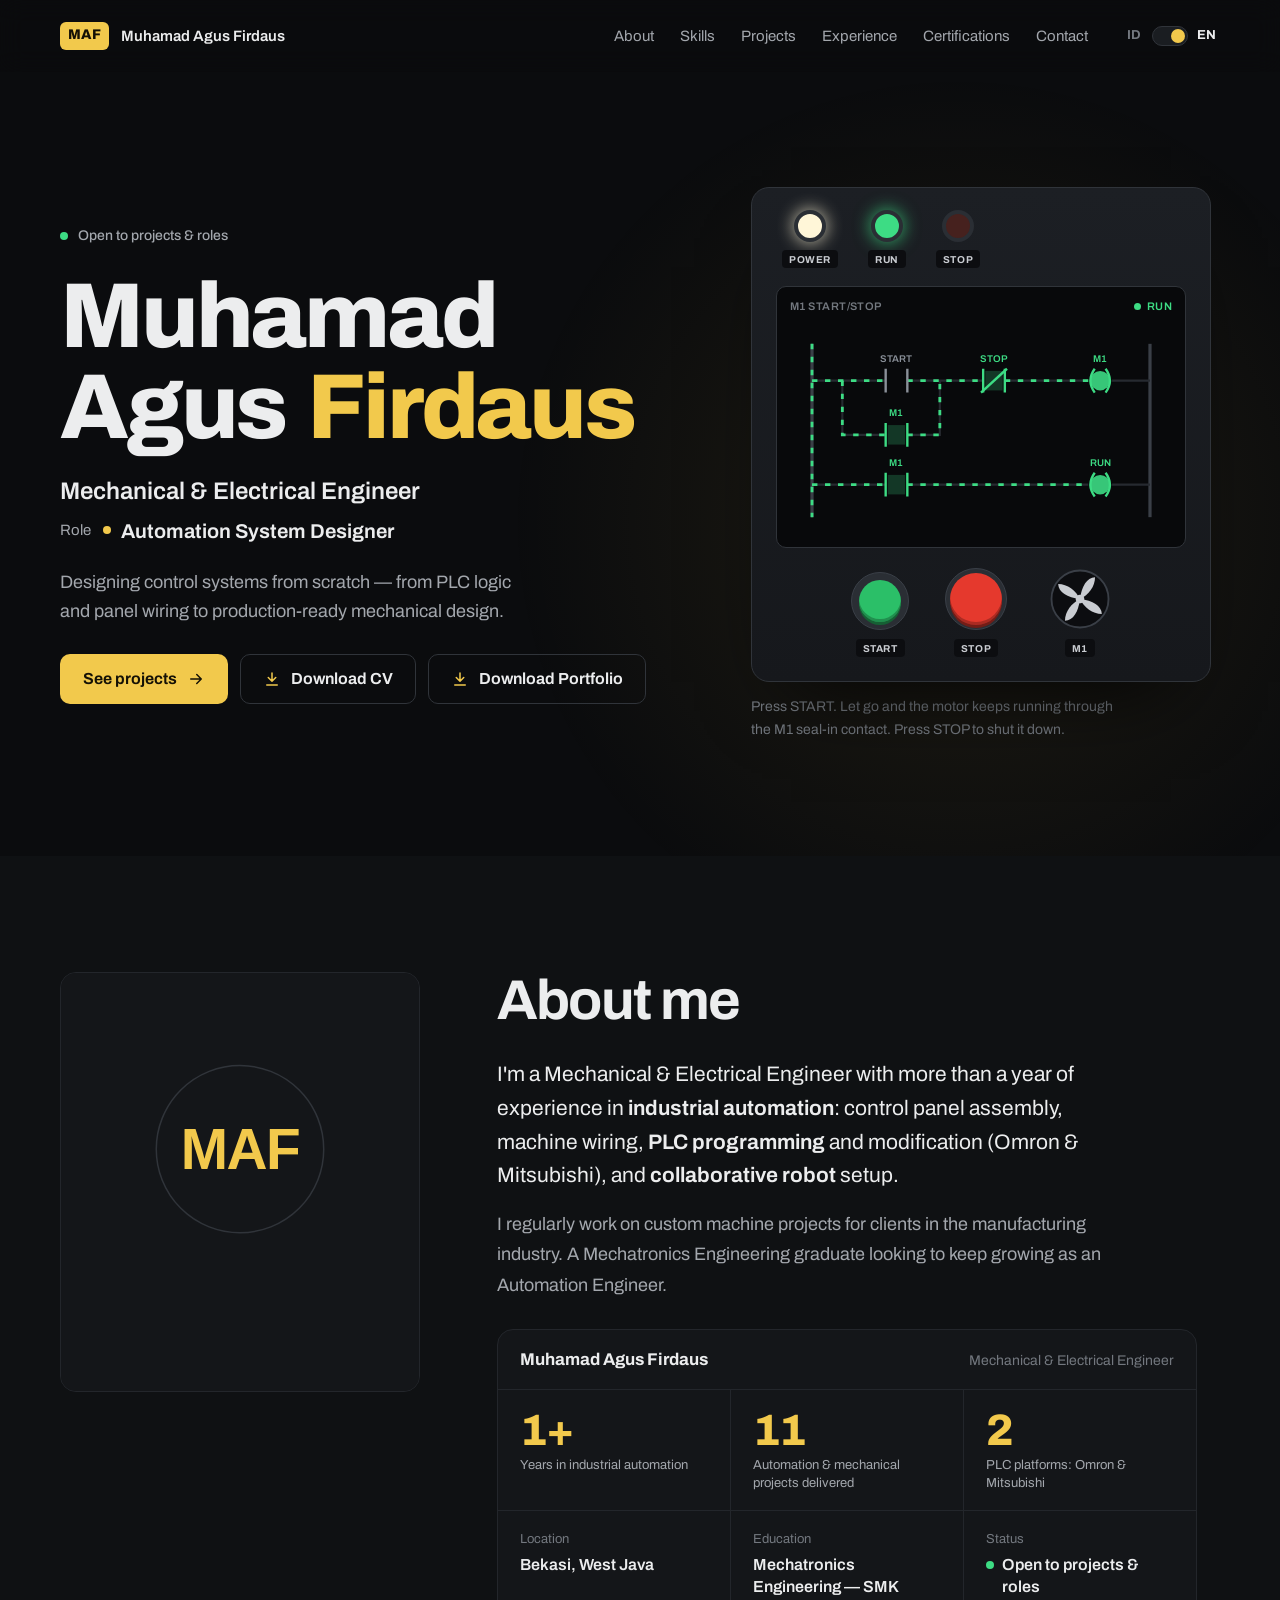
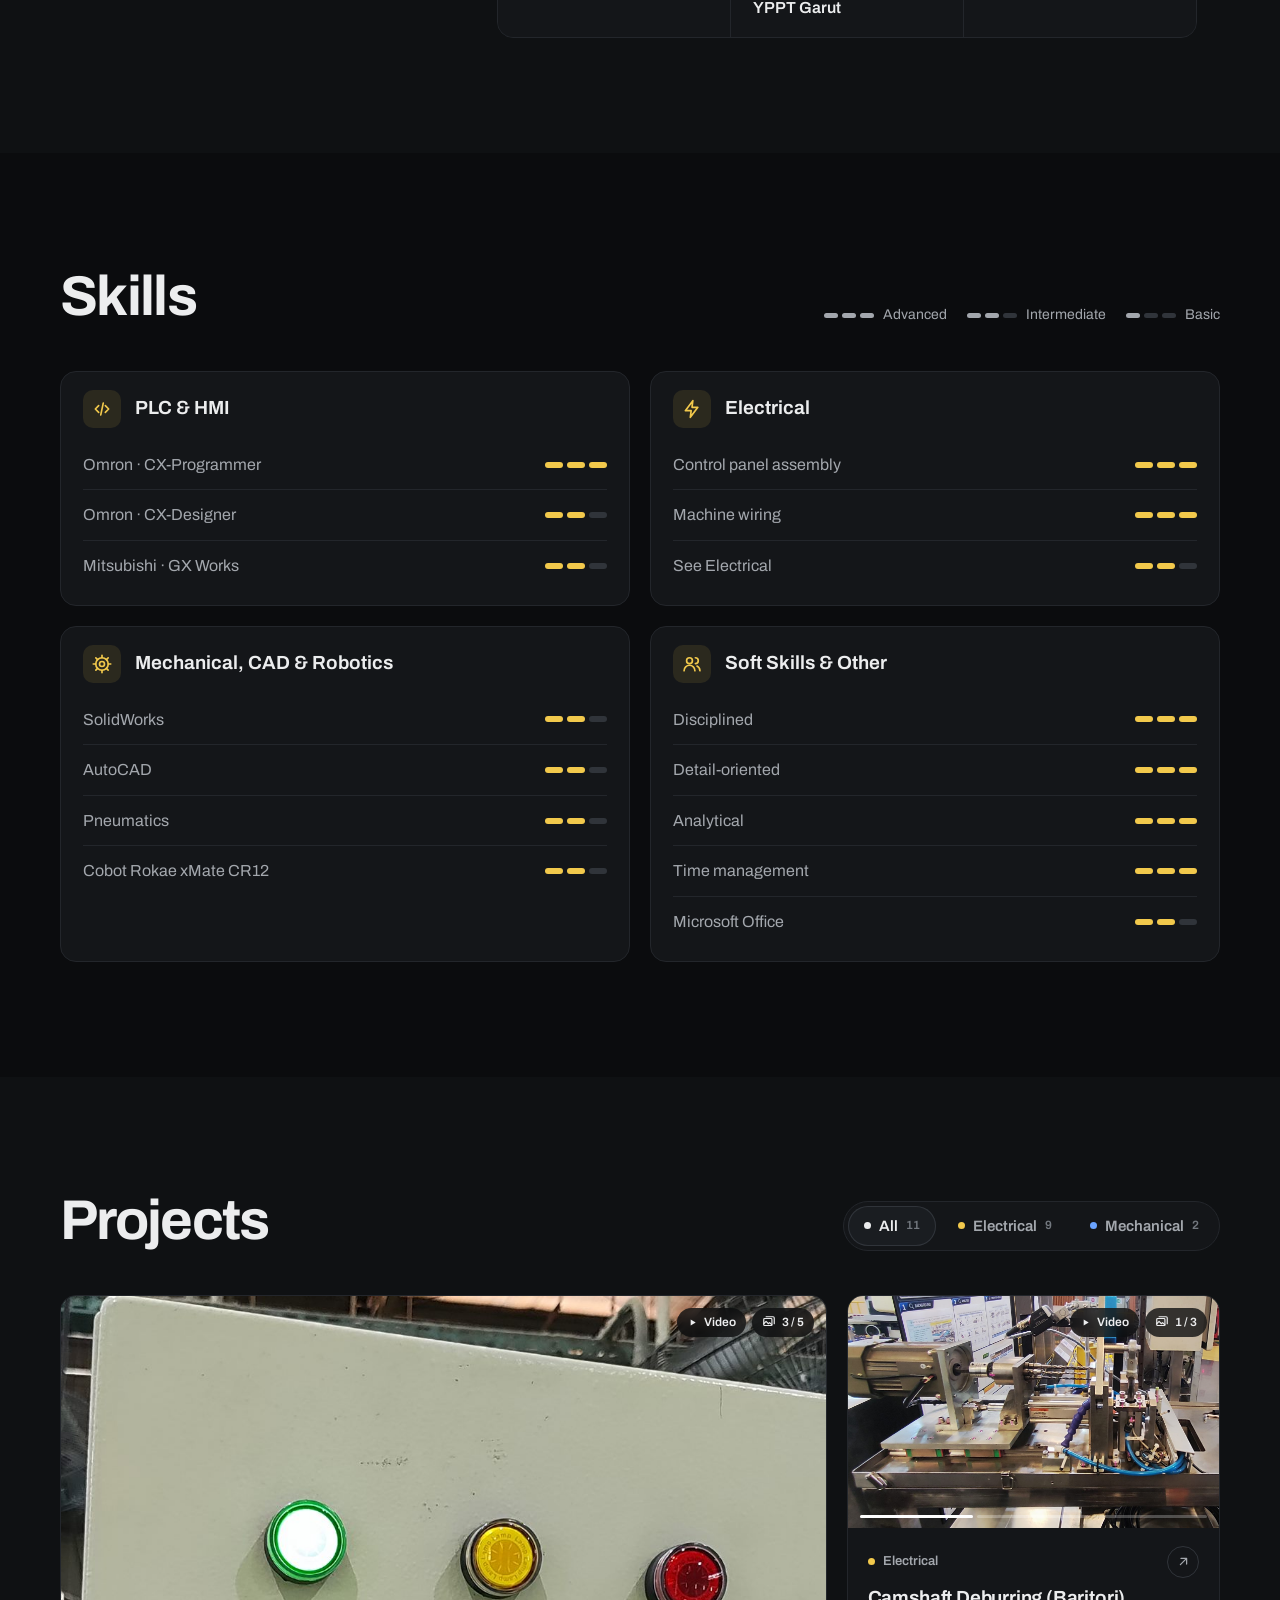
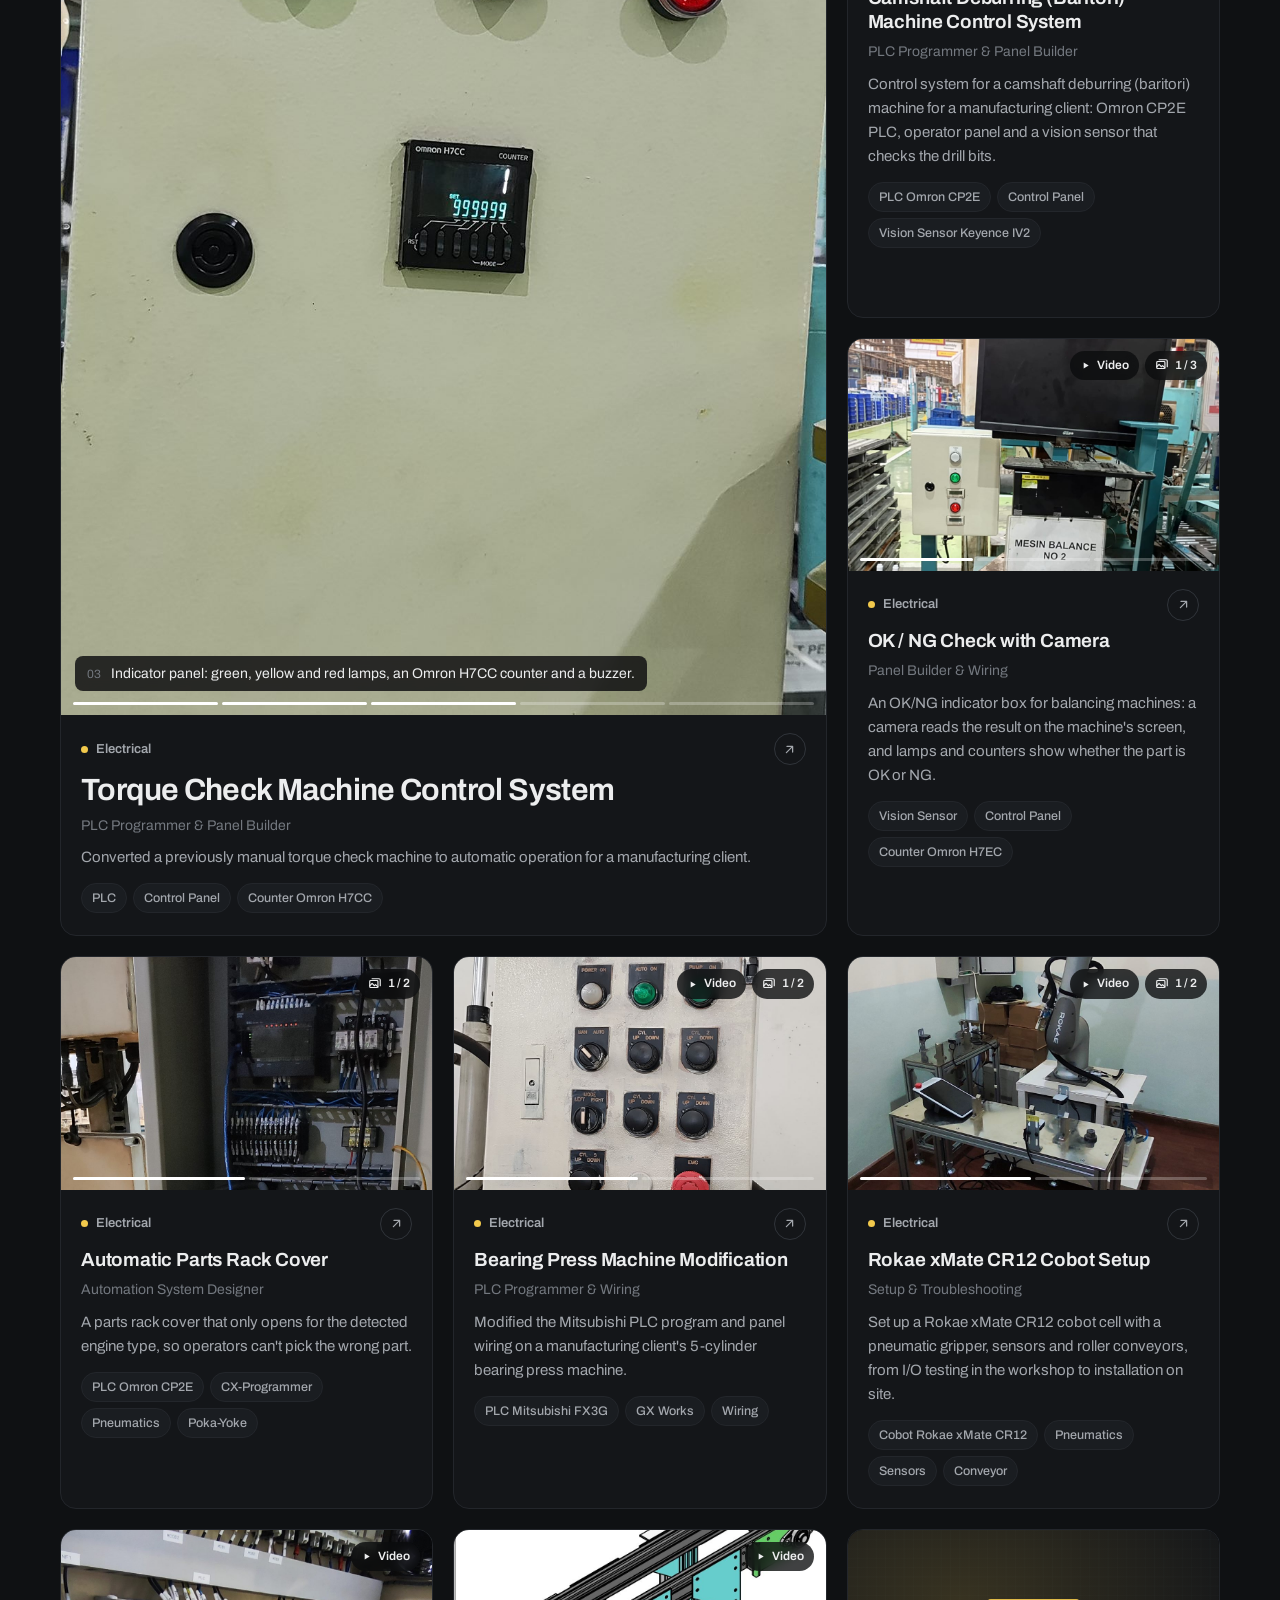
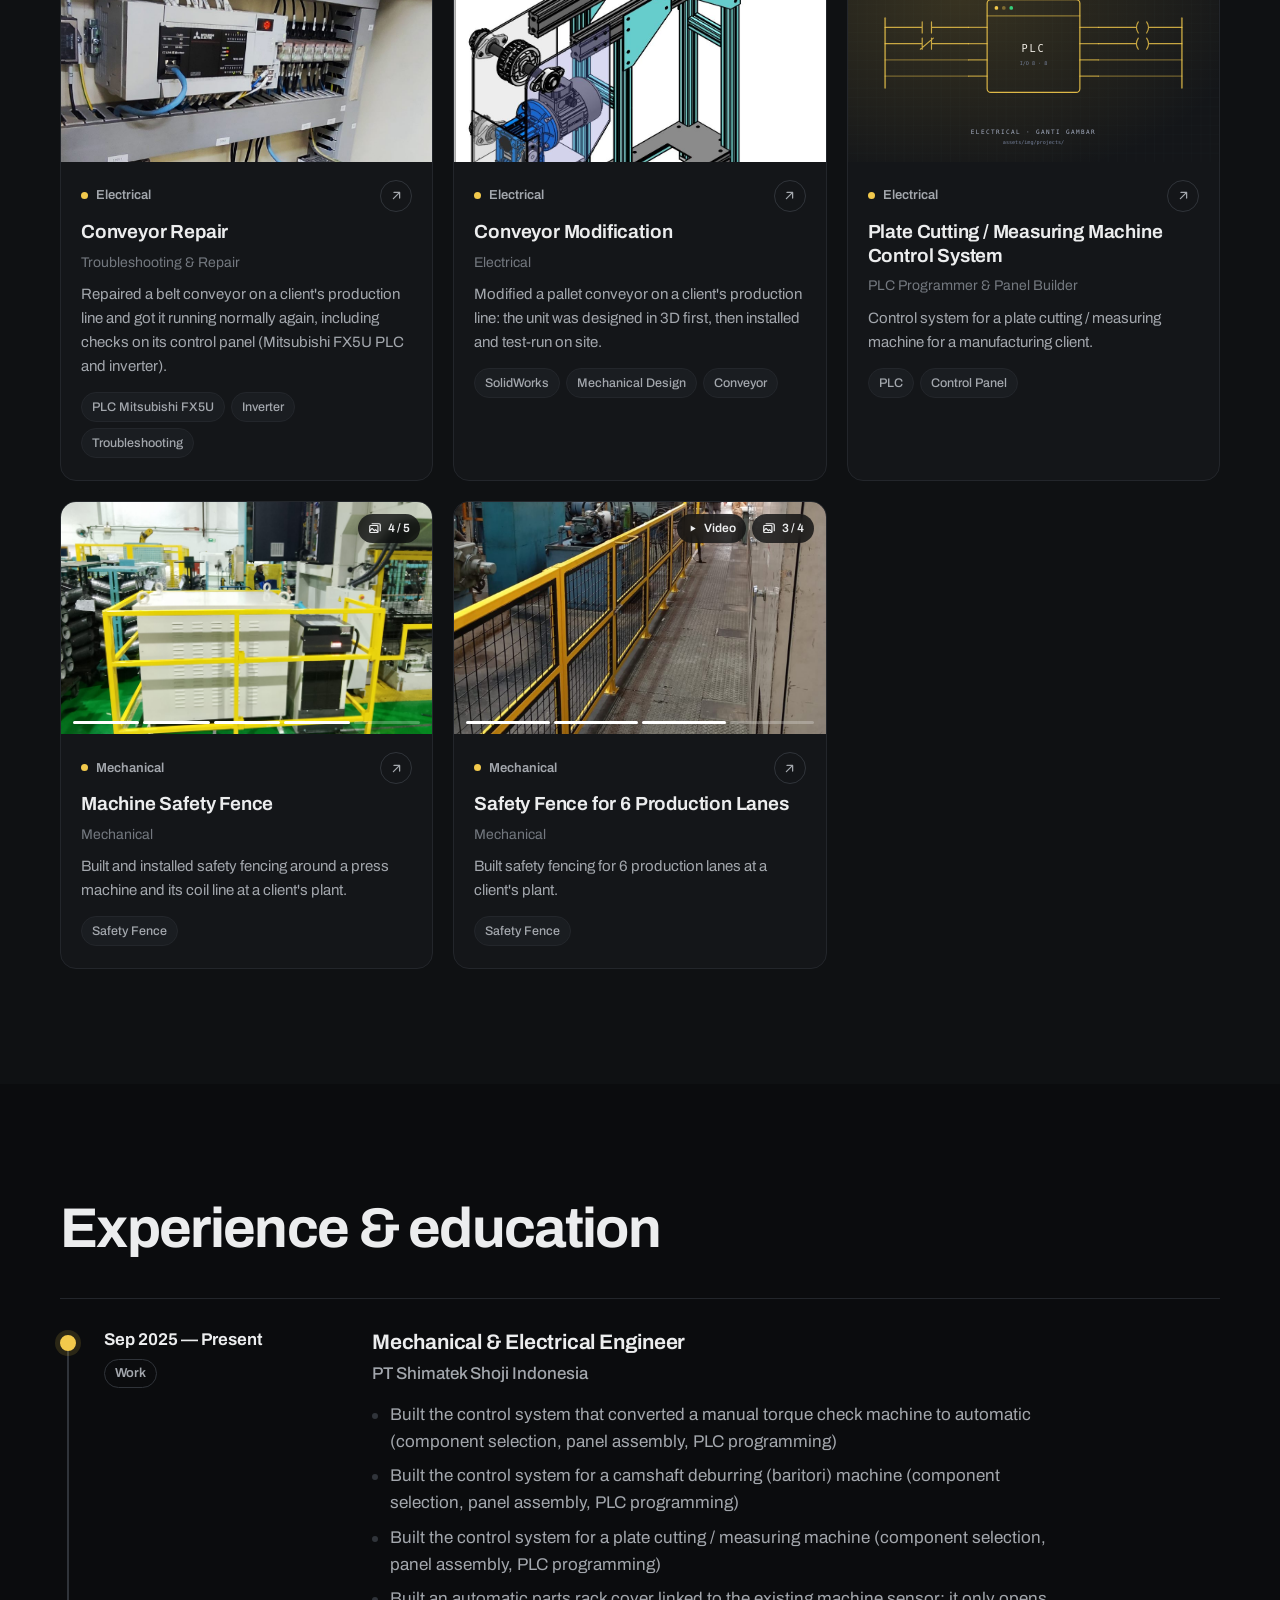
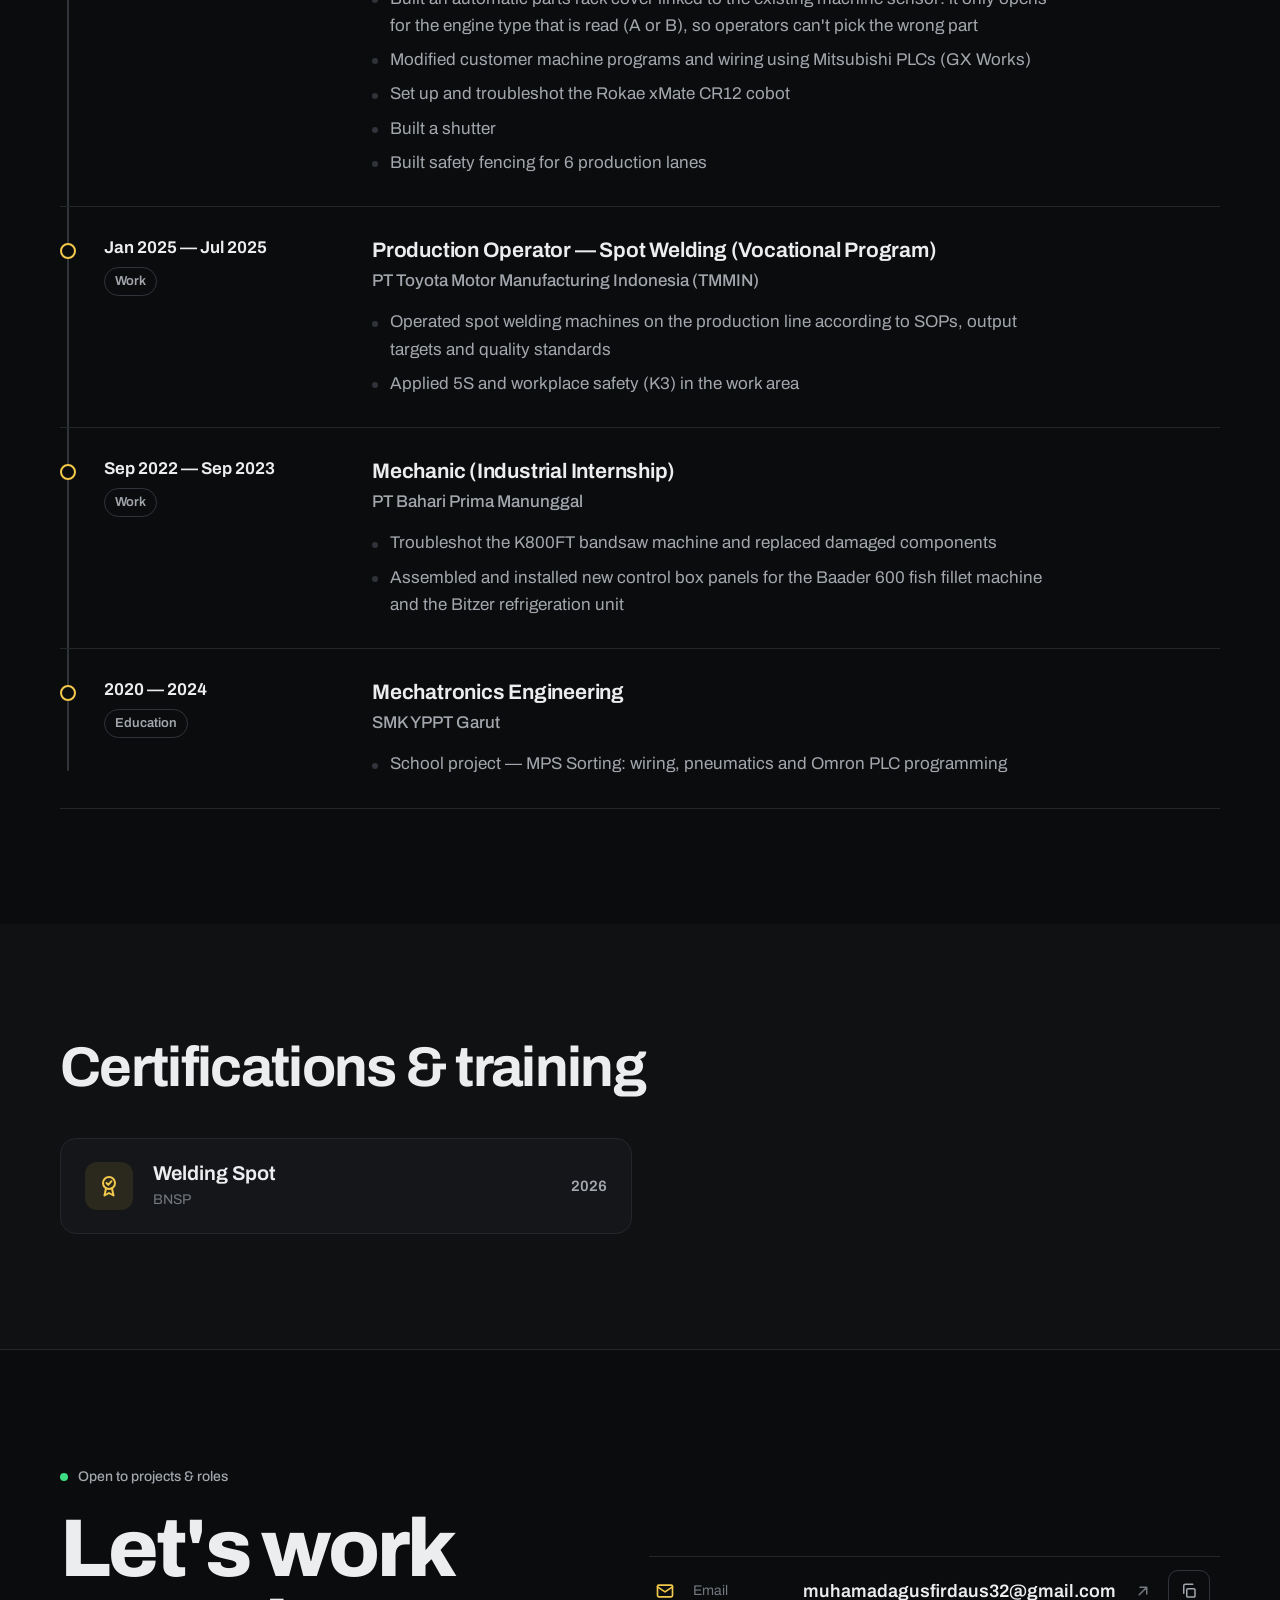
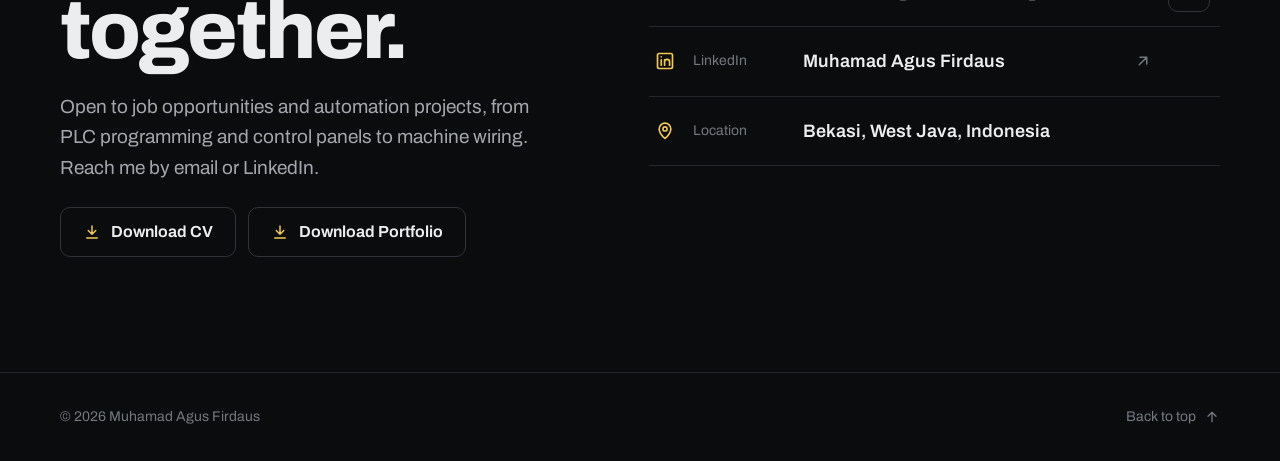
<file: index.html>
<!doctype html>
<html lang="id">
<head>
  <meta charset="utf-8" />
  <meta name="viewport" content="width=device-width, initial-scale=1" />
  <title>Muhamad Agus Firdaus — Mechanical & Electrical Engineer</title>
  <meta name="description" content="Portofolio Mechanical & Electrical Engineer: PLC programming, perancangan sistem otomasi, dan desain mekanik SolidWorks." />
  <meta name="theme-color" content="#0b0c0e" />
  <meta name="color-scheme" content="dark" />

  <!-- Open Graph: pratinjau saat link website dibagikan (WhatsApp, LinkedIn). Kalau alamat website berubah, ganti dua URL di bawah. -->
  <meta property="og:type" content="website" />
  <meta property="og:url" content="https://littlegusz.github.io/" />
  <meta property="og:title" content="Muhamad Agus Firdaus — Mechanical & Electrical Engineer" />
  <meta property="og:description" content="PLC programming, perancangan sistem otomasi, dan desain mekanik SolidWorks." />
  <meta property="og:image" content="https://littlegusz.github.io/assets/img/og-preview.jpg" />
  <meta property="og:image:width" content="1200" />
  <meta property="og:image:height" content="630" />
  <meta name="twitter:card" content="summary_large_image" />

  <link rel="icon" href="assets/img/favicon.svg" type="image/svg+xml" />
  <!-- Font disimpan di assets/fonts/ (bukan dari internet) supaya website tetap tampil benar saat dibuka offline -->
  <link rel="stylesheet" href="css/fonts.css" />
  <link rel="stylesheet" href="css/style.css" />
</head>
<body>
  <a class="skip-link" href="#main" data-i18n="skip">Lewati ke konten</a>

  <!-- ===================== NAVBAR ===================== -->
  <header class="nav" id="nav">
    <div class="wrap nav-inner">
      <a href="#home" class="brand" aria-label="Home">
        <span class="brand-tag" id="brand-tag">MAF</span>
        <span class="brand-name" id="brand-name">Muhamad Agus Firdaus</span>
      </a>

      <nav class="nav-links" id="nav-links" aria-label="Menu">
        <a href="#about" data-section="about" data-i18n="nav_about">Tentang</a>
        <a href="#skills" data-section="skills" data-i18n="nav_skills">Keahlian</a>
        <a href="#projects" data-section="projects" data-i18n="nav_projects">Project</a>
        <a href="#experience" data-section="experience" data-i18n="nav_experience">Pengalaman</a>
        <a href="#certifications" data-section="certifications" data-i18n="nav_certs">Sertifikasi</a>
        <a href="#contact" data-section="contact" data-i18n="nav_contact">Kontak</a>
      </nav>

      <div class="nav-actions">
        <!-- sakelar bahasa: klik ID, EN, atau sakelarnya -->
        <div class="selector" id="selector" role="group" aria-label="Bahasa / Language">
          <button type="button" data-lang="id" aria-pressed="true">ID</button>
          <button type="button" class="knob" id="knob" tabindex="-1" aria-hidden="true"><span></span></button>
          <button type="button" data-lang="en" aria-pressed="false">EN</button>
        </div>
        <button class="burger" id="burger" type="button" aria-expanded="false" aria-controls="nav-links" data-i18n-aria="menu">
          <span></span><span></span>
        </button>
      </div>
    </div>
  </header>

  <main id="main">
    <!-- ===================== HERO ===================== -->
    <section id="home" class="hero">
      <div class="wrap hero-grid">
        <div class="hero-copy">
          <p class="hero-chip" id="hero-chip" hidden><span class="dot"></span><span id="hero-chip-text"></span></p>
          <h1 class="hero-name" id="hero-name">Muhamad Agus Firdaus</h1>
          <div class="hero-sub">
            <p class="hero-title" id="hero-title"></p>
            <div class="hero-role" id="hero-role">
              <span class="role-tag" data-i18n="role_label">Peran</span>
              <span class="role-now">
                <span class="role-led" id="role-led" aria-hidden="true"></span>
                <span class="roller"><span class="roller-track" id="roller-track"></span></span>
              </span>
            </div>
          </div>
          <p class="hero-lead" id="hero-tagline"></p>
          <div class="hero-cta">
            <a href="#projects" class="btn btn-main"><span data-i18n="btn_projects">Lihat project</span><svg class="ic" viewBox="0 0 24 24" aria-hidden="true"><path d="M5 12h14M13 6l6 6-6 6"/></svg></a>
            <!-- tombol download: file-nya diatur di data.js (cv & portfolio); yang kosong disembunyikan -->
            <a href="#" class="btn btn-dl dl-cv" data-dl="cv" download><svg class="ic" viewBox="0 0 24 24" aria-hidden="true"><path d="M12 4v11M7 10l5 5 5-5M5 20h14"/></svg><span data-i18n="btn_cv">Download CV</span></a>
            <a href="#" class="btn btn-dl dl-pf" data-dl="portfolio" download><svg class="ic" viewBox="0 0 24 24" aria-hidden="true"><path d="M12 4v11M7 10l5 5 5-5M5 20h14"/></svg><span data-i18n="btn_portfolio">Download Portofolio</span></a>
          </div>
        </div>

        <!-- Panel kontrol: interaktif (START / STOP, ladder diagram, motor M1) -->
        <div class="panel-col">
          <div class="panel-wrap">
            <div class="panel" id="panel">
              <div class="panel-top">
                <div class="lamps">
                  <div class="lamp lamp-white" data-lamp="power"><span class="bulb"></span><span class="plate">POWER</span></div>
                  <div class="lamp lamp-green" data-lamp="run"><span class="bulb"></span><span class="plate">RUN</span></div>
                  <div class="lamp lamp-red" data-lamp="stop"><span class="bulb"></span><span class="plate">STOP</span></div>
                </div>
              </div>

              <div class="hmi">
                <div class="hmi-bar"><span>M1 START/STOP</span><span id="hmi-state">STOP</span></div>
                <div class="hmi-screen" id="ladder" role="img" data-i18n-aria="ladder_alt"></div>
              </div>

              <div class="controls">
                <button type="button" class="pb pb-green" id="pb-start" aria-describedby="panel-hint">
                  <span class="pb-ring"><span class="pb-cap"></span></span>
                  <span class="plate">START</span>
                </button>
                <button type="button" class="pb pb-red" id="pb-stop" aria-describedby="panel-hint">
                  <span class="pb-ring"><span class="pb-cap"></span></span>
                  <span class="plate">STOP</span>
                </button>
                <div class="motor" aria-hidden="true">
                  <svg viewBox="0 0 100 100" class="fan">
                    <circle cx="50" cy="50" r="46" class="fan-housing"/>
                    <g id="fan-rotor">
                      <path d="M50 50 C 44 30, 46 14, 58 8 C 64 22, 60 38, 50 50Z"/>
                      <path d="M50 50 C 44 30, 46 14, 58 8 C 64 22, 60 38, 50 50Z" transform="rotate(90 50 50)"/>
                      <path d="M50 50 C 44 30, 46 14, 58 8 C 64 22, 60 38, 50 50Z" transform="rotate(180 50 50)"/>
                      <path d="M50 50 C 44 30, 46 14, 58 8 C 64 22, 60 38, 50 50Z" transform="rotate(270 50 50)"/>
                      <circle cx="50" cy="50" r="7" class="fan-hub"/>
                    </g>
                  </svg>
                  <span class="plate">M1</span>
                </div>
              </div>
            </div>
            <p class="panel-hint" id="panel-hint" data-i18n="panel_hint"></p>
          </div>
        </div>
      </div>
    </section>

    <!-- ===================== ABOUT ===================== -->
    <section id="about" class="section about">
      <div class="wrap about-grid">
        <figure class="portrait rv" data-rv="about-photo">
          <img id="about-photo" src="assets/img/profile-placeholder.svg" alt="" width="480" height="560" />
        </figure>
        <div class="about-body">
          <h2 class="sec-title rv" data-rv="about-head" data-i18n="sec_about">Tentang saya</h2>
          <div class="about-text rv" id="about-paras" data-rv="about-text"></div>

          <!-- angka statistik (menghitung naik saat muncul) + lokasi, pendidikan, status -->
          <div class="facts rv" id="rating-plate" data-rv="about-plate">
            <p class="facts-head"><span class="rp-name" id="rp-name"></span><span class="rp-type" id="rp-type"></span></p>
            <dl class="rp-grid" id="rp-grid"></dl>
          </div>
        </div>
      </div>
    </section>

    <!-- ===================== SKILLS ===================== -->
    <section id="skills" class="section skills-sec">
      <div class="wrap">
        <div class="sec-head">
          <h2 class="sec-title rv" data-rv="skills-head" data-i18n="sec_skills">Keahlian</h2>
          <div class="legend" id="level-legend"></div>
        </div>
        <div class="skills rvp" id="skills-grid" data-rv="skills-grid"></div>
      </div>
    </section>

    <!-- ===================== PROJECTS ===================== -->
    <section id="projects" class="section projects-sec">
      <div class="wrap">
        <div class="sec-head">
          <h2 class="sec-title rv" data-rv="proj-head" data-i18n="sec_projects">Project</h2>
          <div class="filters" id="filters" role="group" data-i18n-aria="filter_label"></div>
        </div>
        <div class="projects rvp" id="projects-grid" data-rv="proj-grid"></div>
        <p class="empty-note" id="projects-empty" hidden></p>
      </div>
    </section>

    <!-- ===================== EXPERIENCE ===================== -->
    <section id="experience" class="section exp-sec">
      <div class="wrap">
        <h2 class="sec-title rv" data-rv="exp-head" data-i18n="sec_experience">Pengalaman & pendidikan</h2>
        <!-- garis timeline terisi mengikuti scroll (main.js) -->
        <div class="timeline-wrap" id="timeline-wrap">
          <div class="wire" aria-hidden="true"><span id="wire-fill"></span></div>
          <ol class="timeline" id="timeline"></ol>
        </div>
      </div>
    </section>

    <!-- ===================== CERTIFICATIONS ===================== -->
    <section id="certifications" class="section cert-sec">
      <div class="wrap">
        <h2 class="sec-title rv" data-rv="cert-head" data-i18n="sec_certs">Sertifikasi & pelatihan</h2>
        <ul class="certs" id="certs-grid"></ul>
      </div>
    </section>

    <!-- ===================== CONTACT ===================== -->
    <section id="contact" class="section contact">
      <div class="wrap contact-grid">
        <div class="contact-left rv" data-rv="contact-left">
          <p class="contact-status" id="contact-status" hidden></p>
          <h2 class="contact-title" data-i18n="contact_title"></h2>
          <p class="contact-lead" data-i18n="contact_lead"></p>
          <div class="contact-dl" id="contact-dl">
            <a href="#" class="btn btn-dl dl-cv" data-dl="cv" download><svg class="ic" viewBox="0 0 24 24" aria-hidden="true"><path d="M12 4v11M7 10l5 5 5-5M5 20h14"/></svg><span data-i18n="btn_cv">Download CV</span></a>
            <a href="#" class="btn btn-dl dl-pf" data-dl="portfolio" download><svg class="ic" viewBox="0 0 24 24" aria-hidden="true"><path d="M12 4v11M7 10l5 5 5-5M5 20h14"/></svg><span data-i18n="btn_portfolio">Download Portofolio</span></a>
          </div>
        </div>
        <ul class="contact-list rv" id="contact-list" data-rv="contact-list"></ul>
      </div>
    </section>
  </main>

  <footer class="footer">
    <div class="wrap footer-inner">
      <p id="footer-copy"></p>
      <a href="#home" class="to-top"><span data-i18n="back_top">Kembali ke atas</span><svg class="ic" viewBox="0 0 24 24" aria-hidden="true"><path d="M12 19V5M6 11l6-6 6 6"/></svg></a>
    </div>
  </footer>

  <!-- ===================== PROJECT MODAL ===================== -->
  <div class="modal" id="modal" hidden>
    <div class="modal-backdrop" data-close></div>
    <div class="modal-dialog" role="dialog" aria-modal="true" aria-labelledby="modal-title" tabindex="-1">
      <button class="modal-close" type="button" data-close data-i18n-aria="modal_close">
        <svg class="ic" viewBox="0 0 24 24" aria-hidden="true"><path d="M6 6l12 12M18 6 6 18"/></svg>
      </button>
      <div id="modal-content"></div>
    </div>
  </div>

  <div class="toast" id="toast" role="status" aria-live="polite"></div>

  <!-- Urutan penting: data → teks UI → logic. Bukan ES module supaya jalan dari file:// -->
  <script src="js/data.js"></script>
  <script src="js/i18n.js"></script>
  <script src="js/main.js"></script>
</body>
</html>
</file>
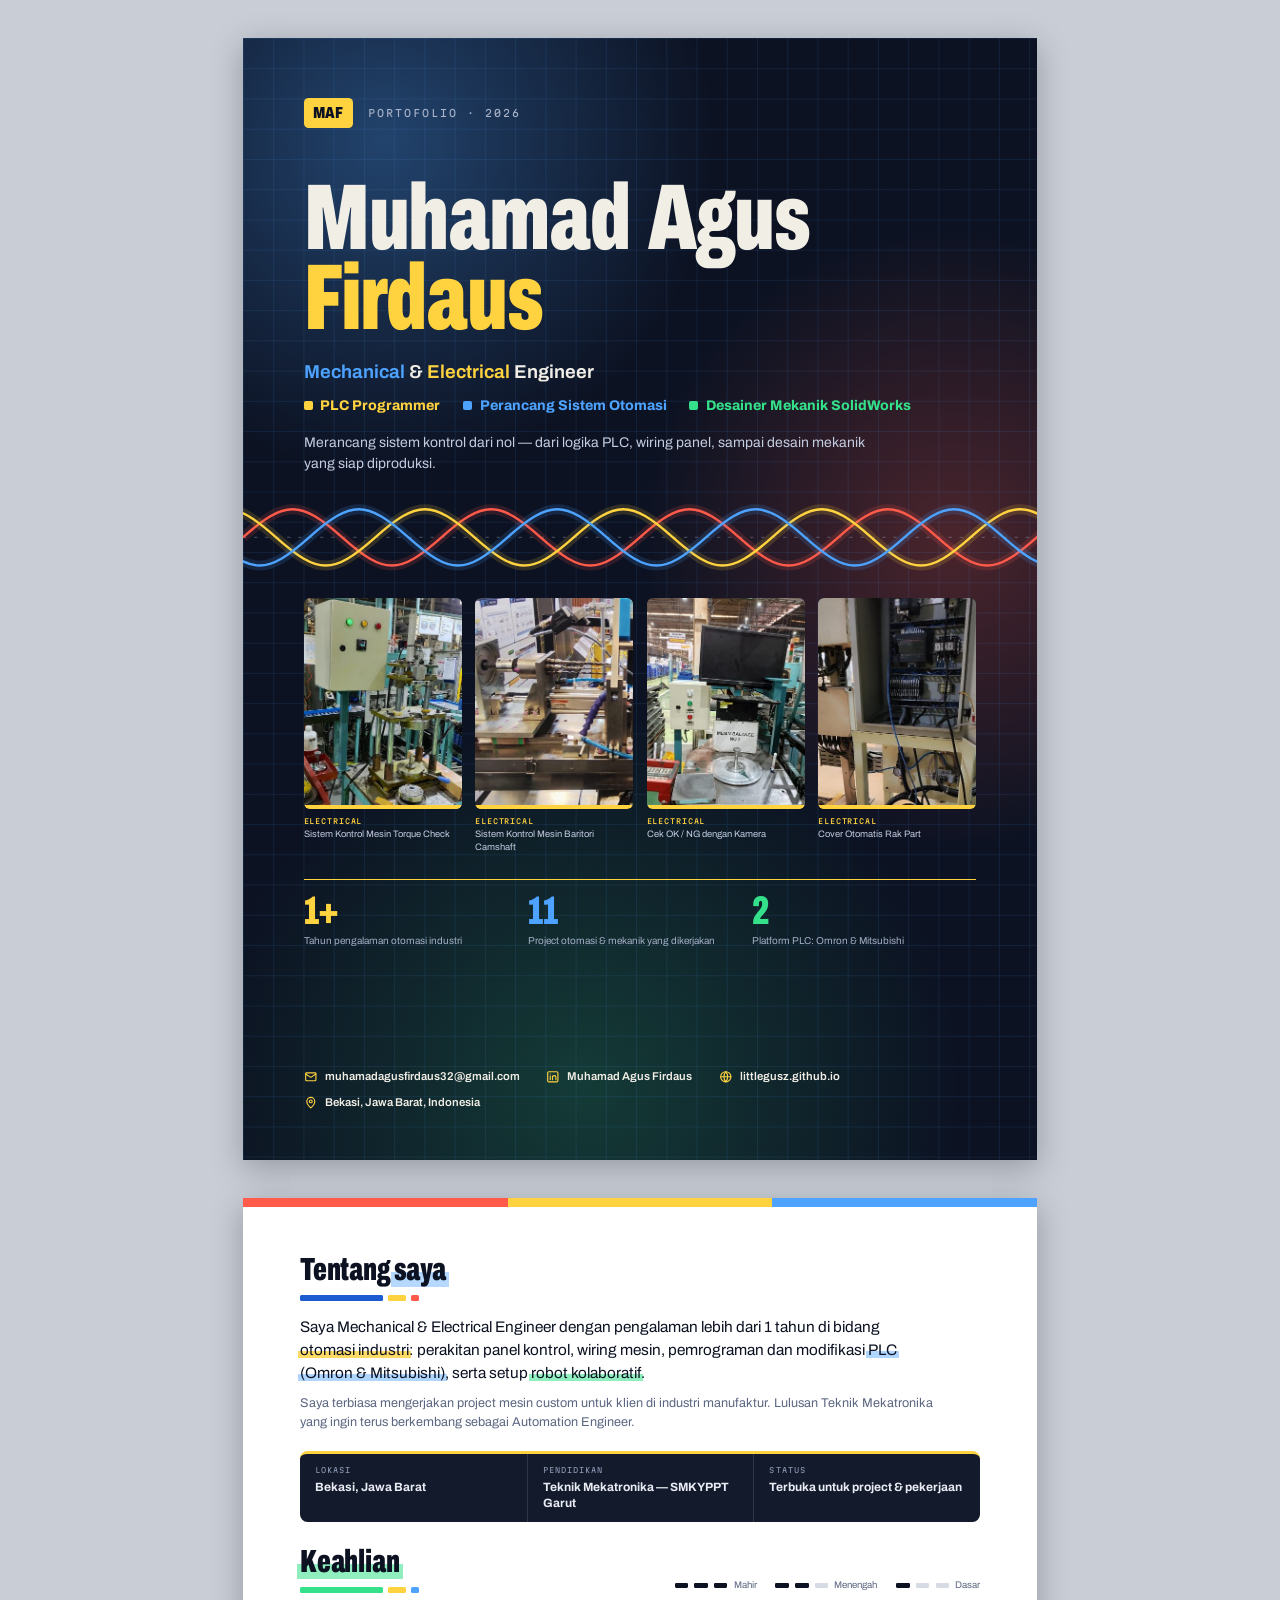
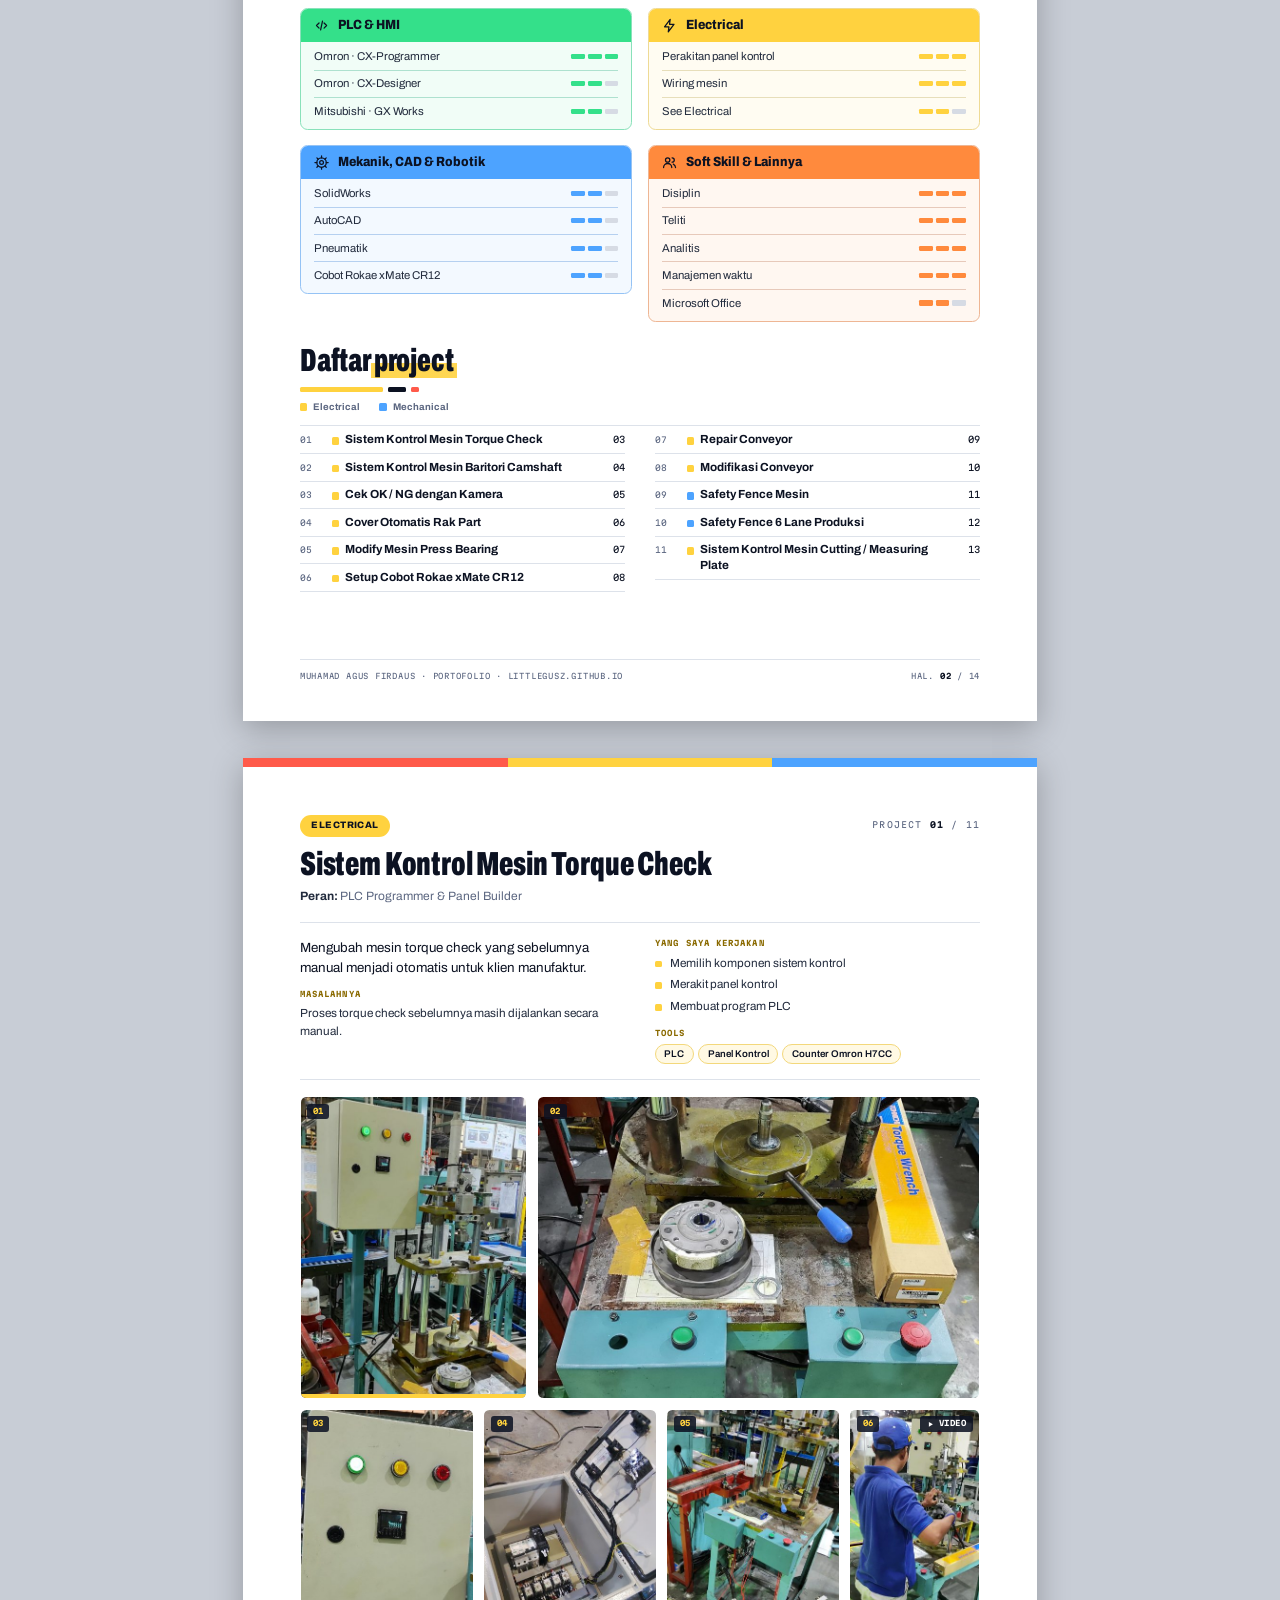
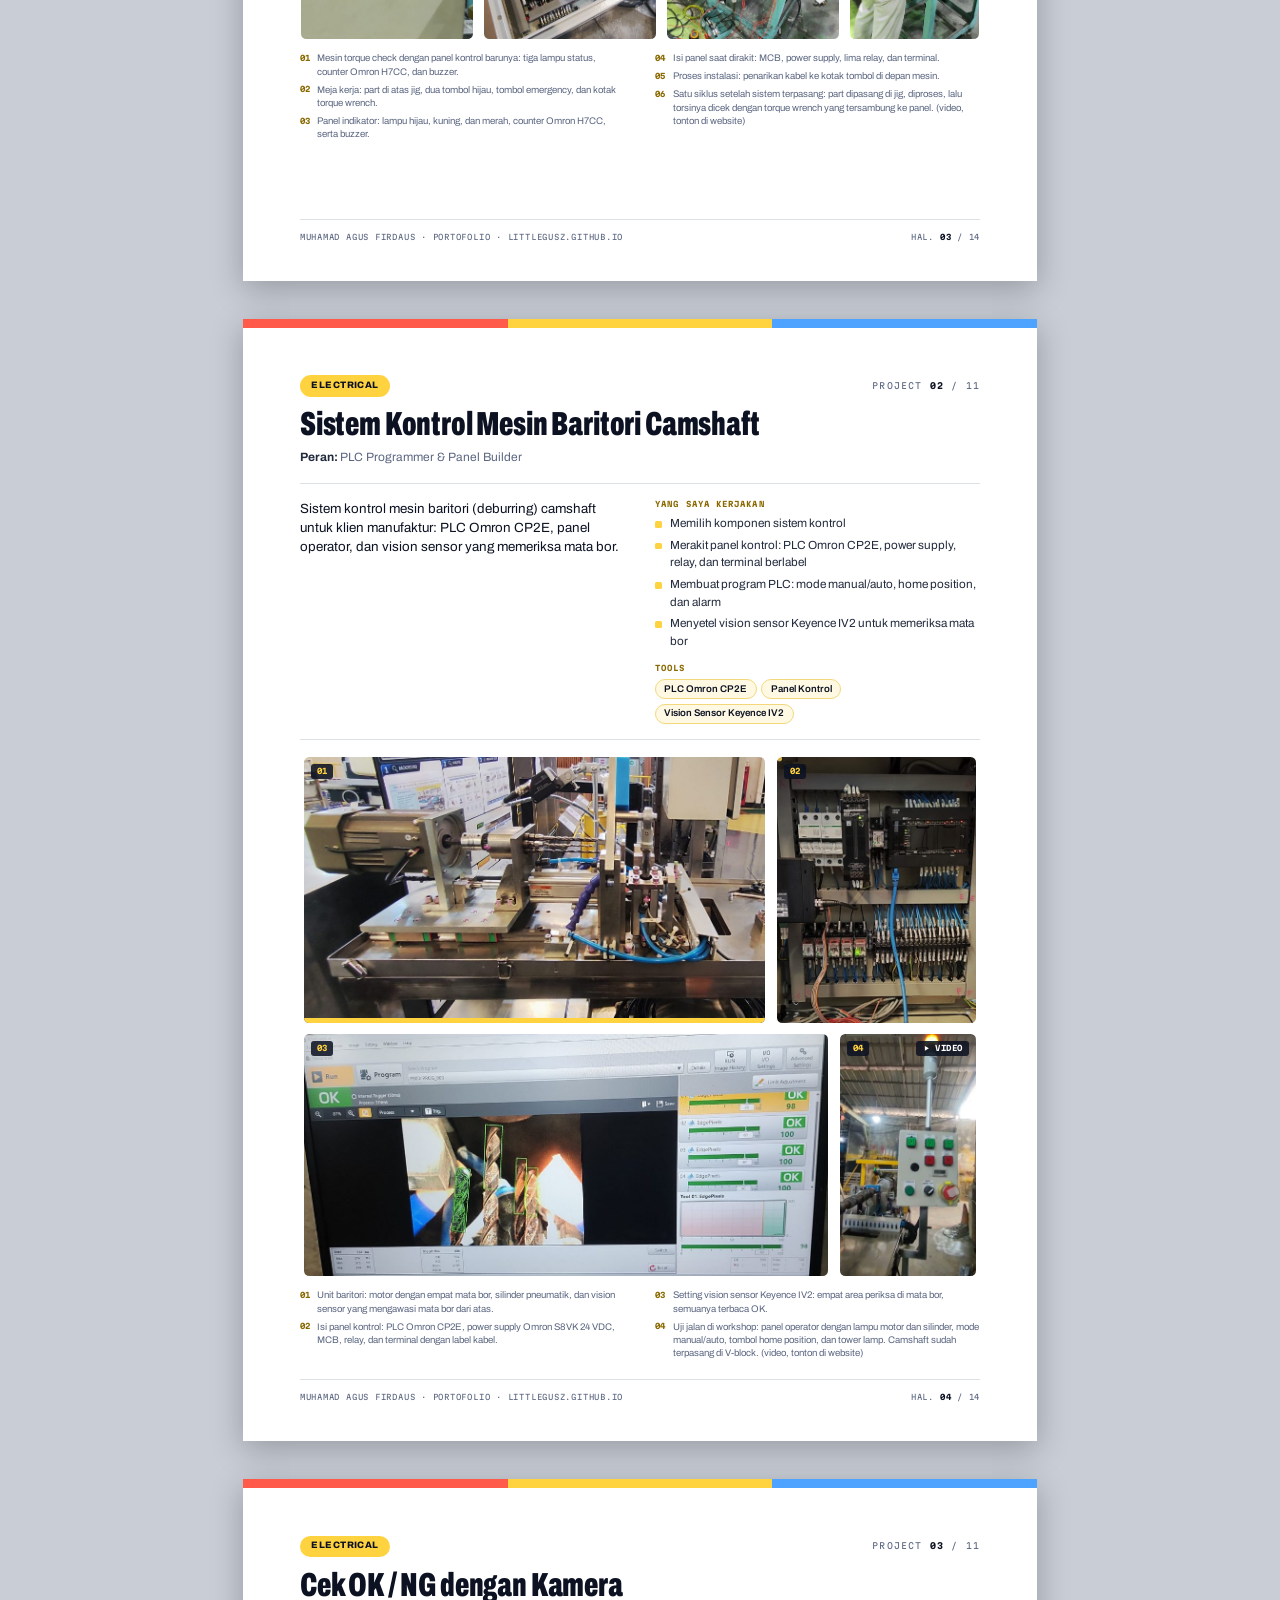
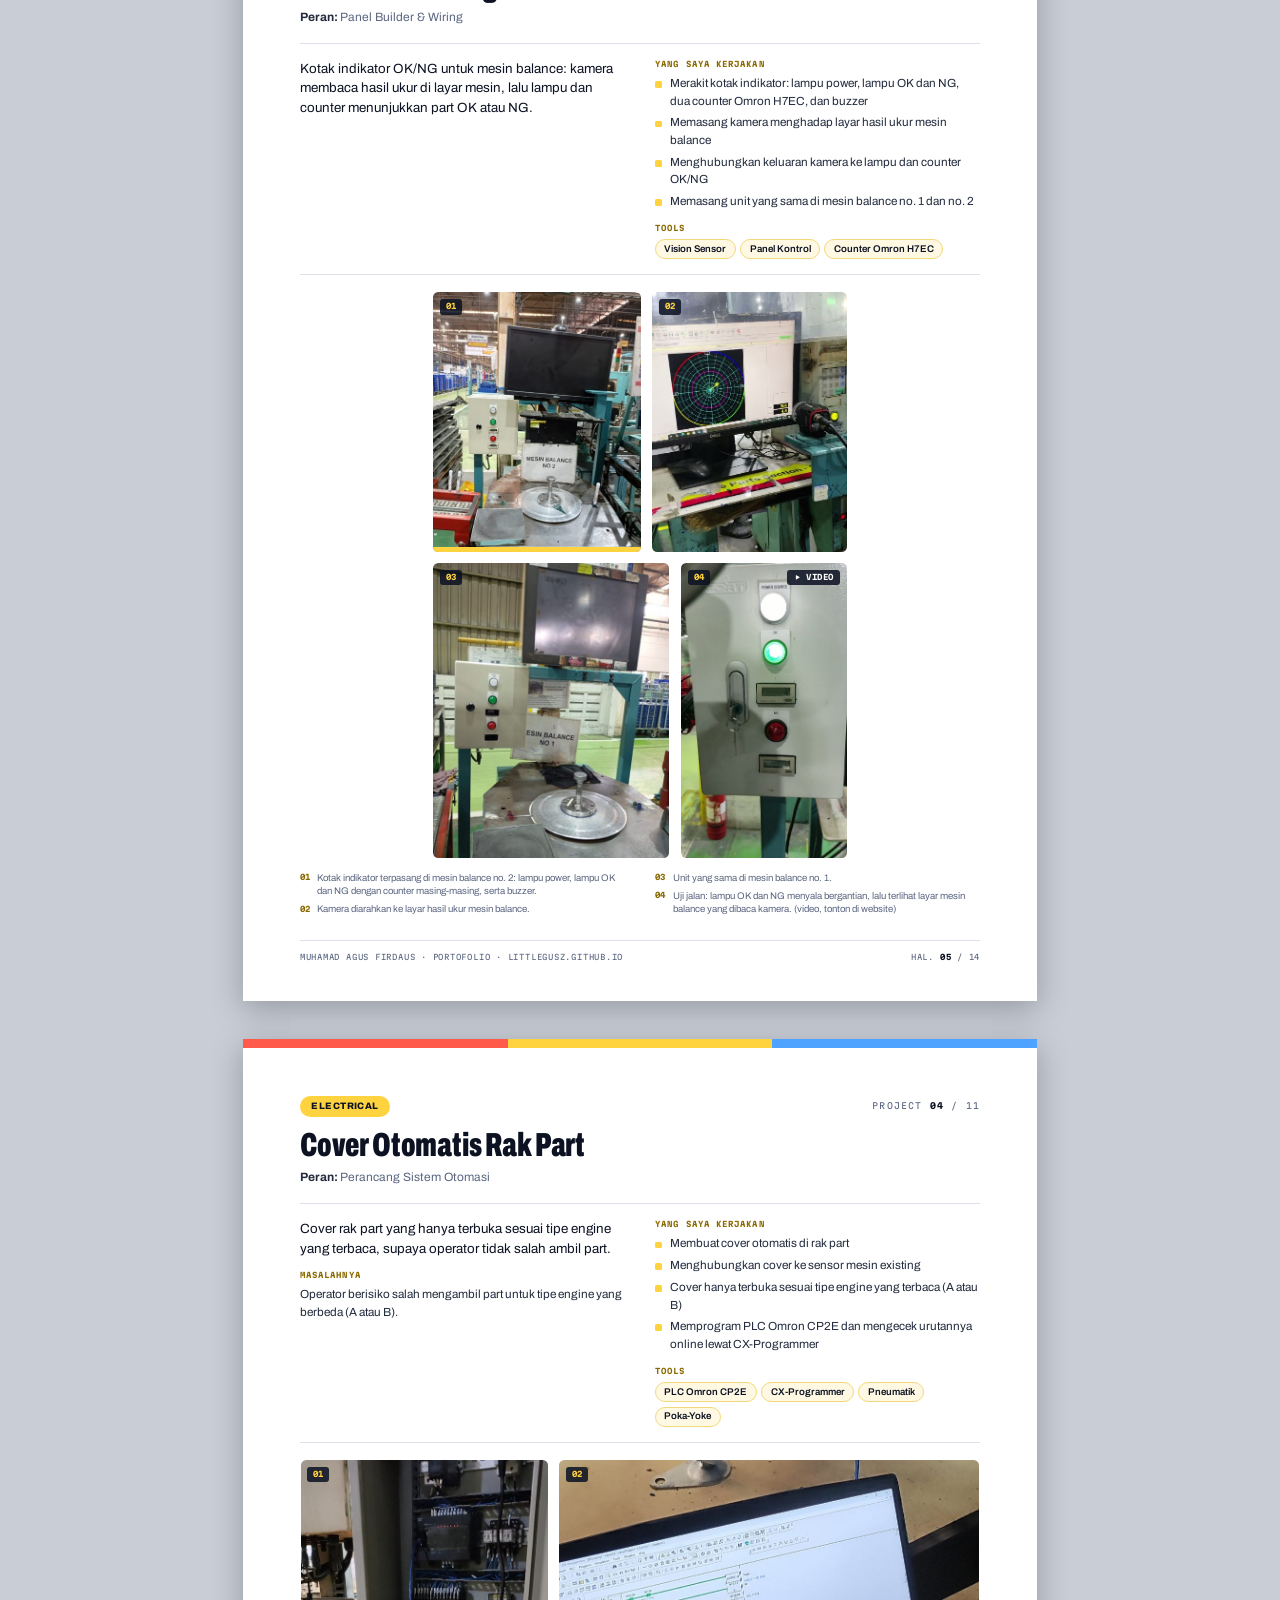
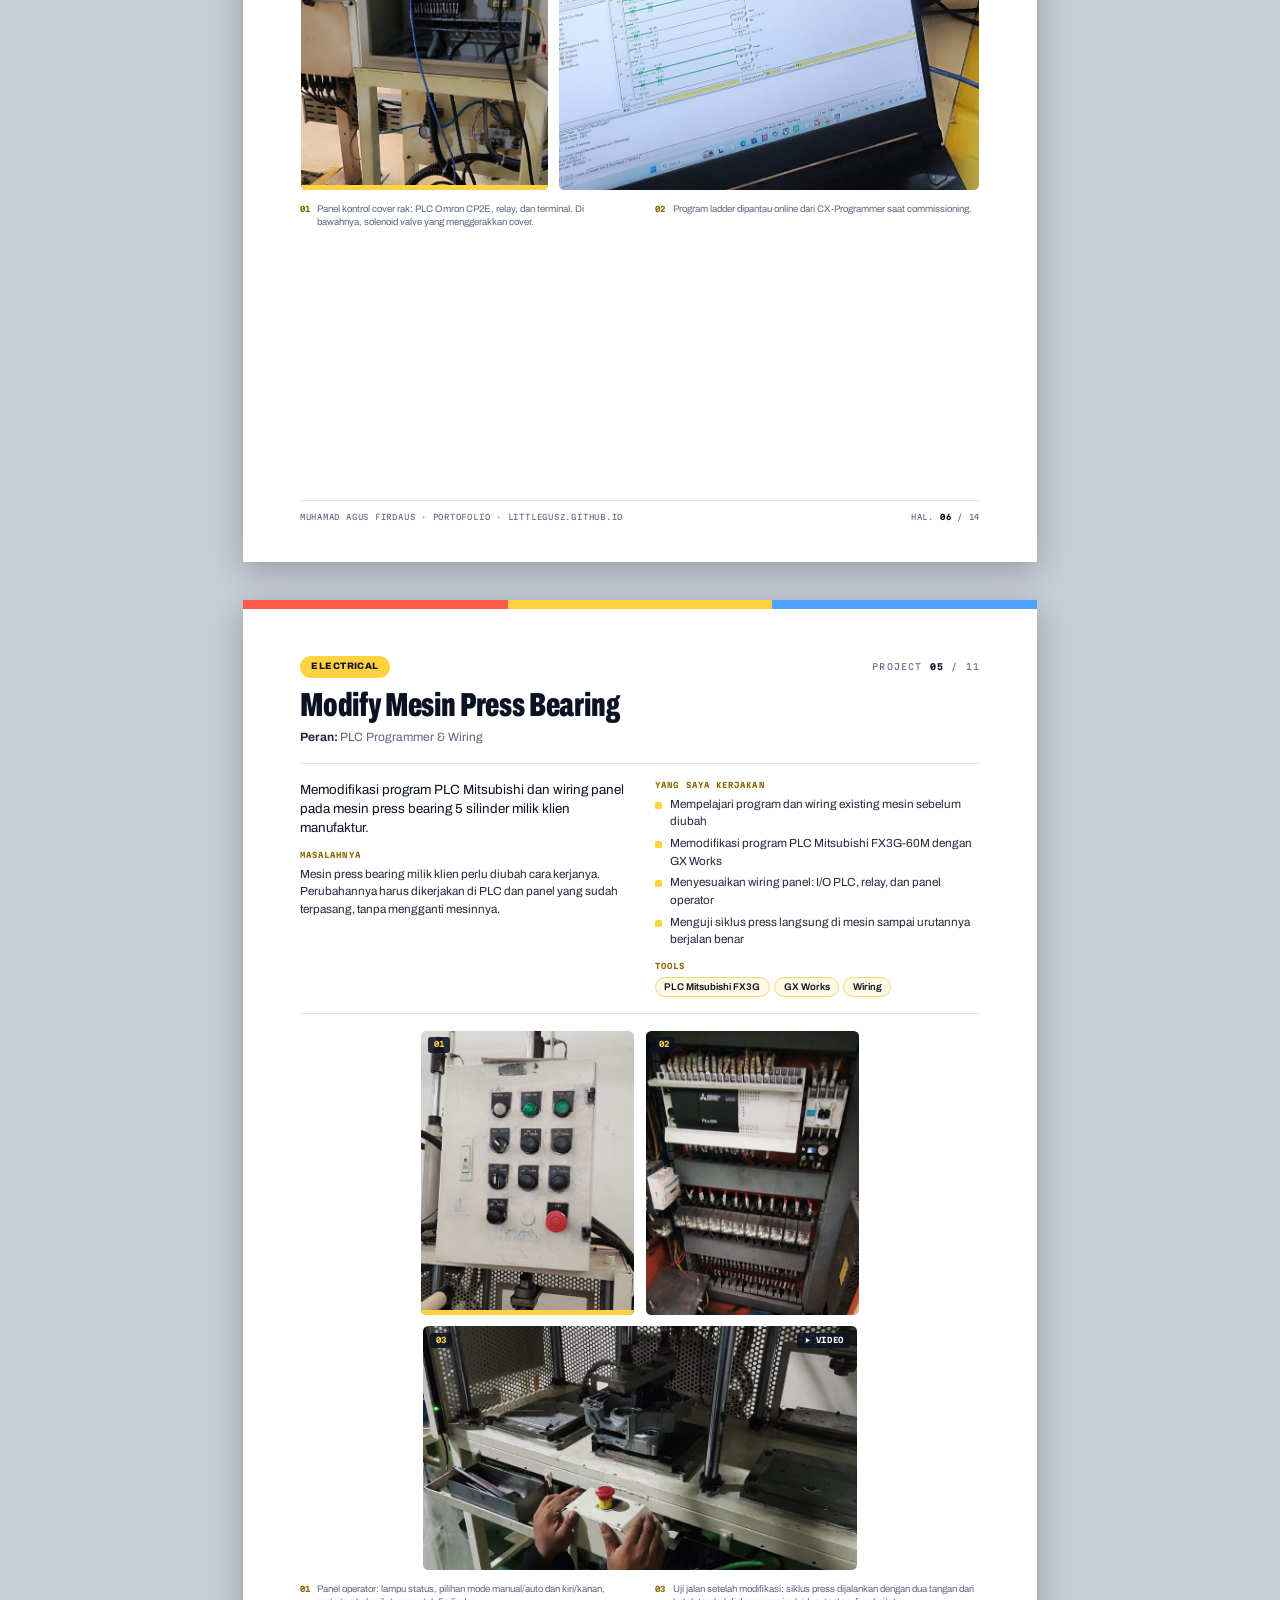
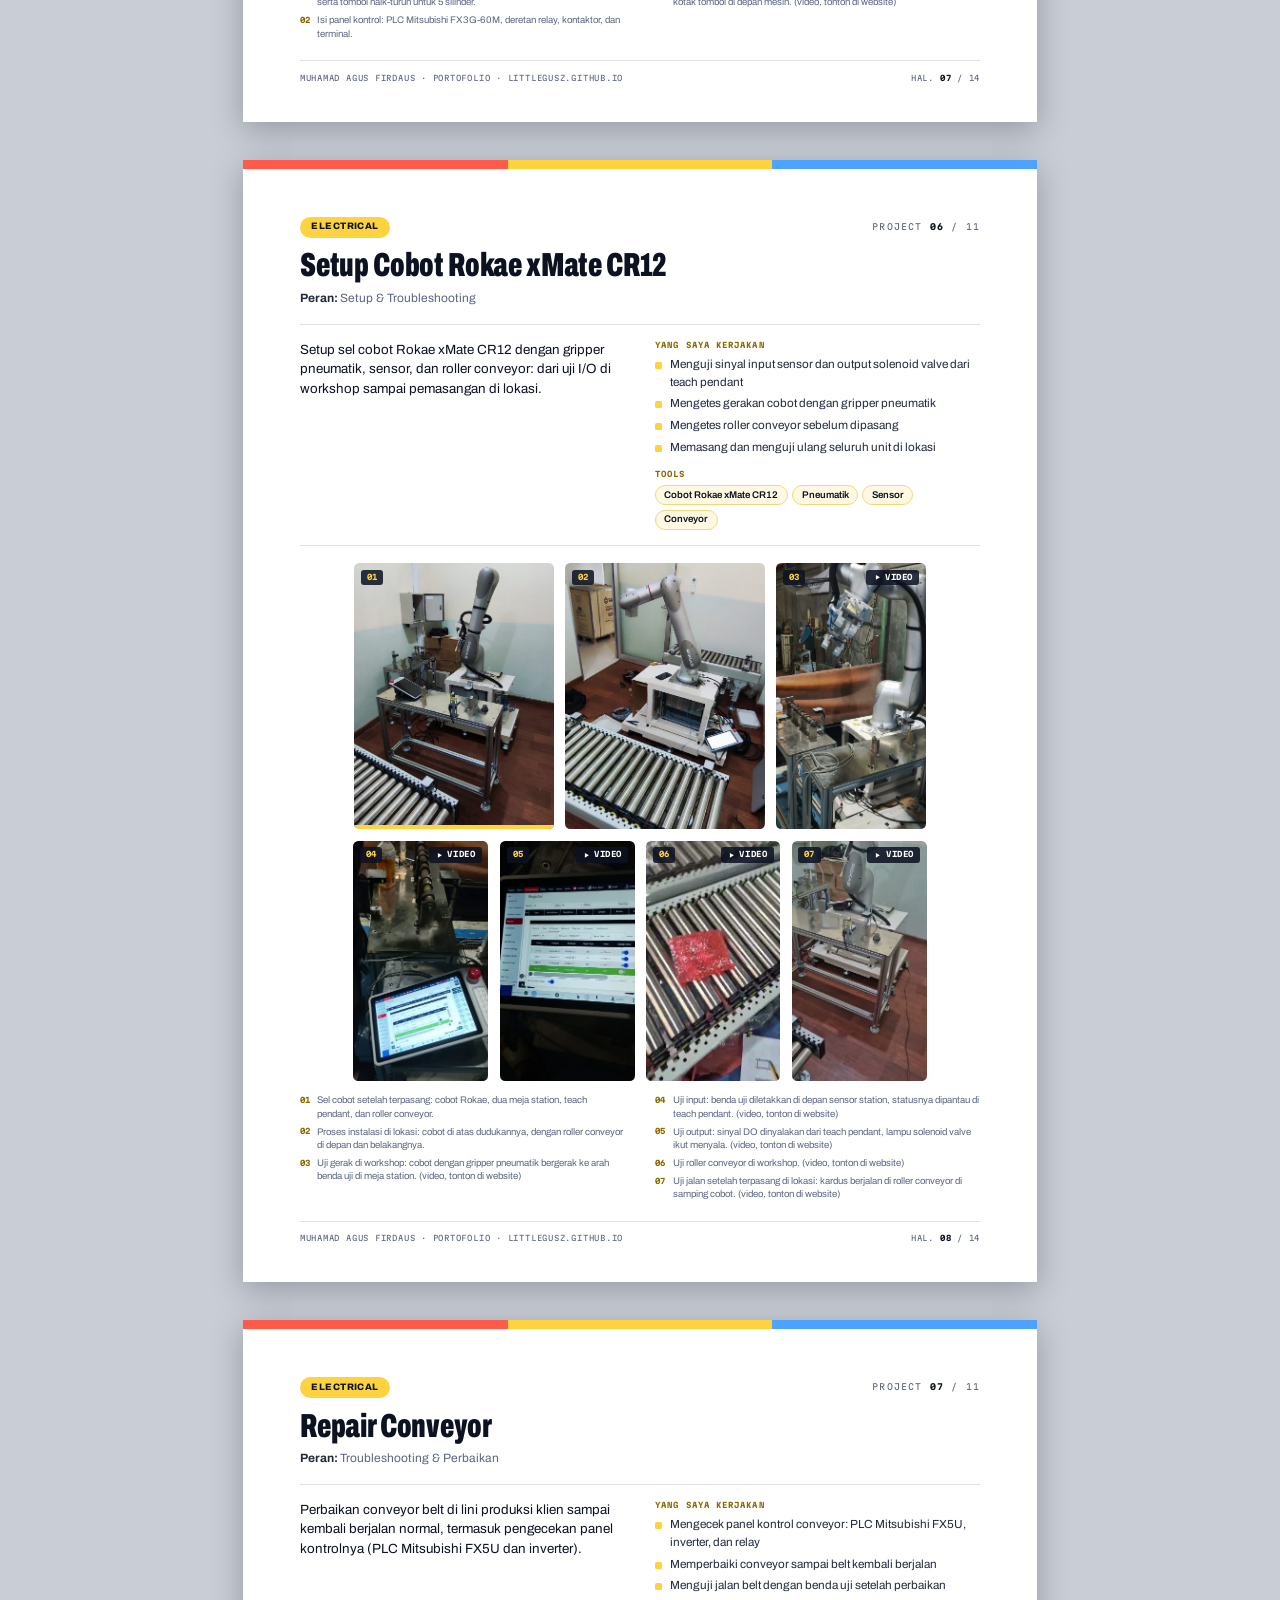
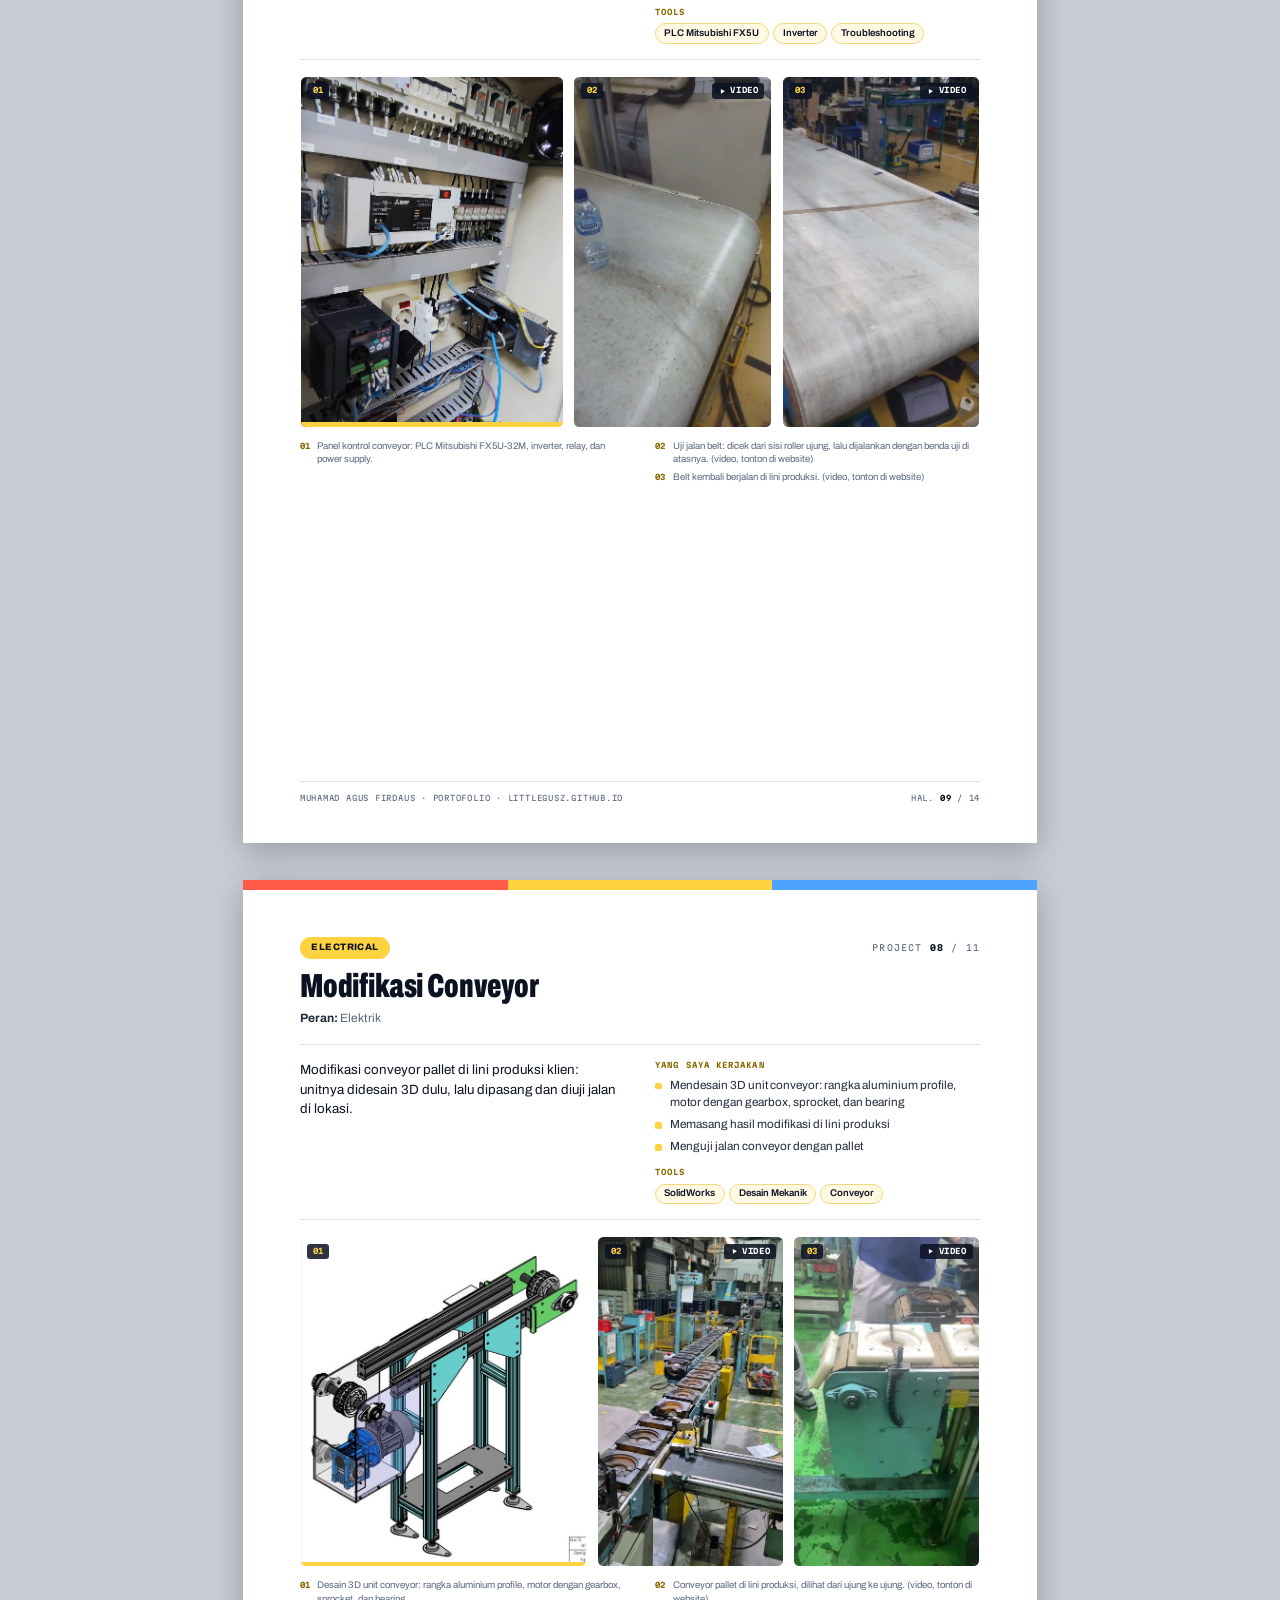
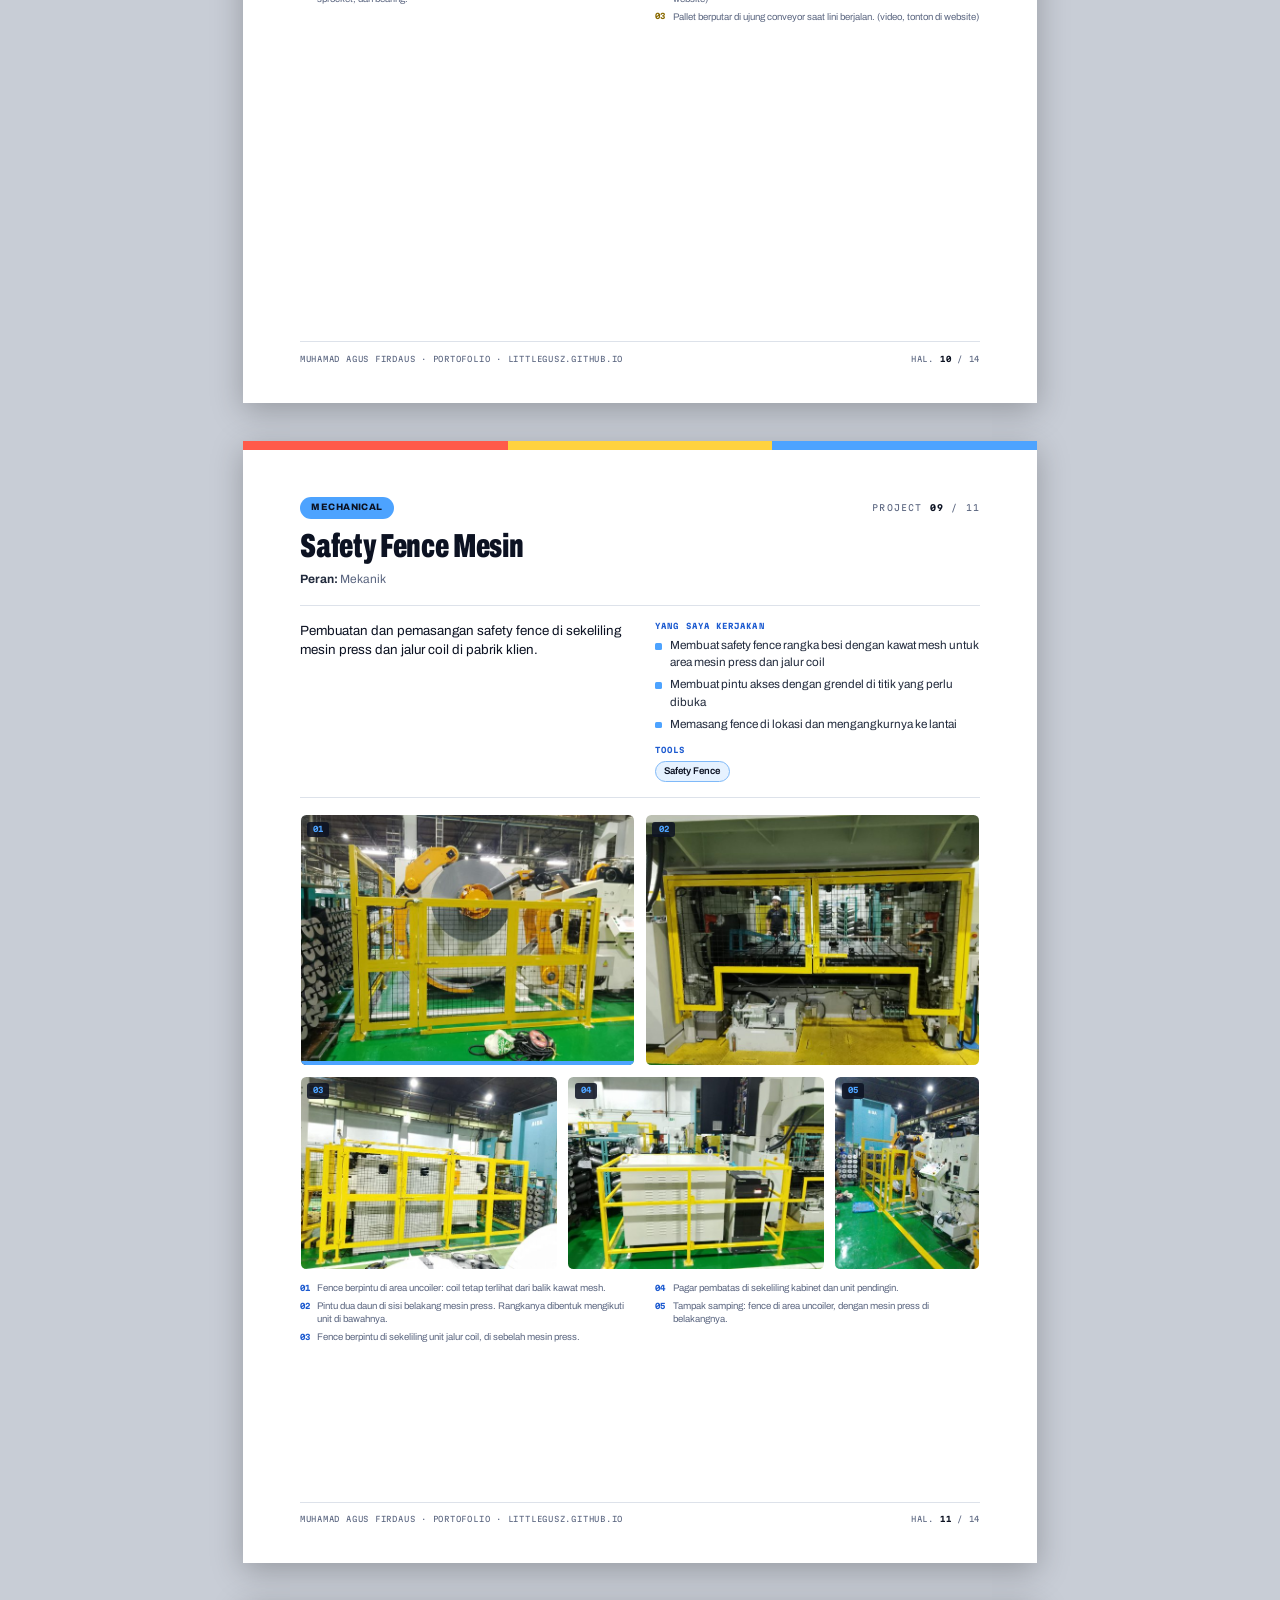
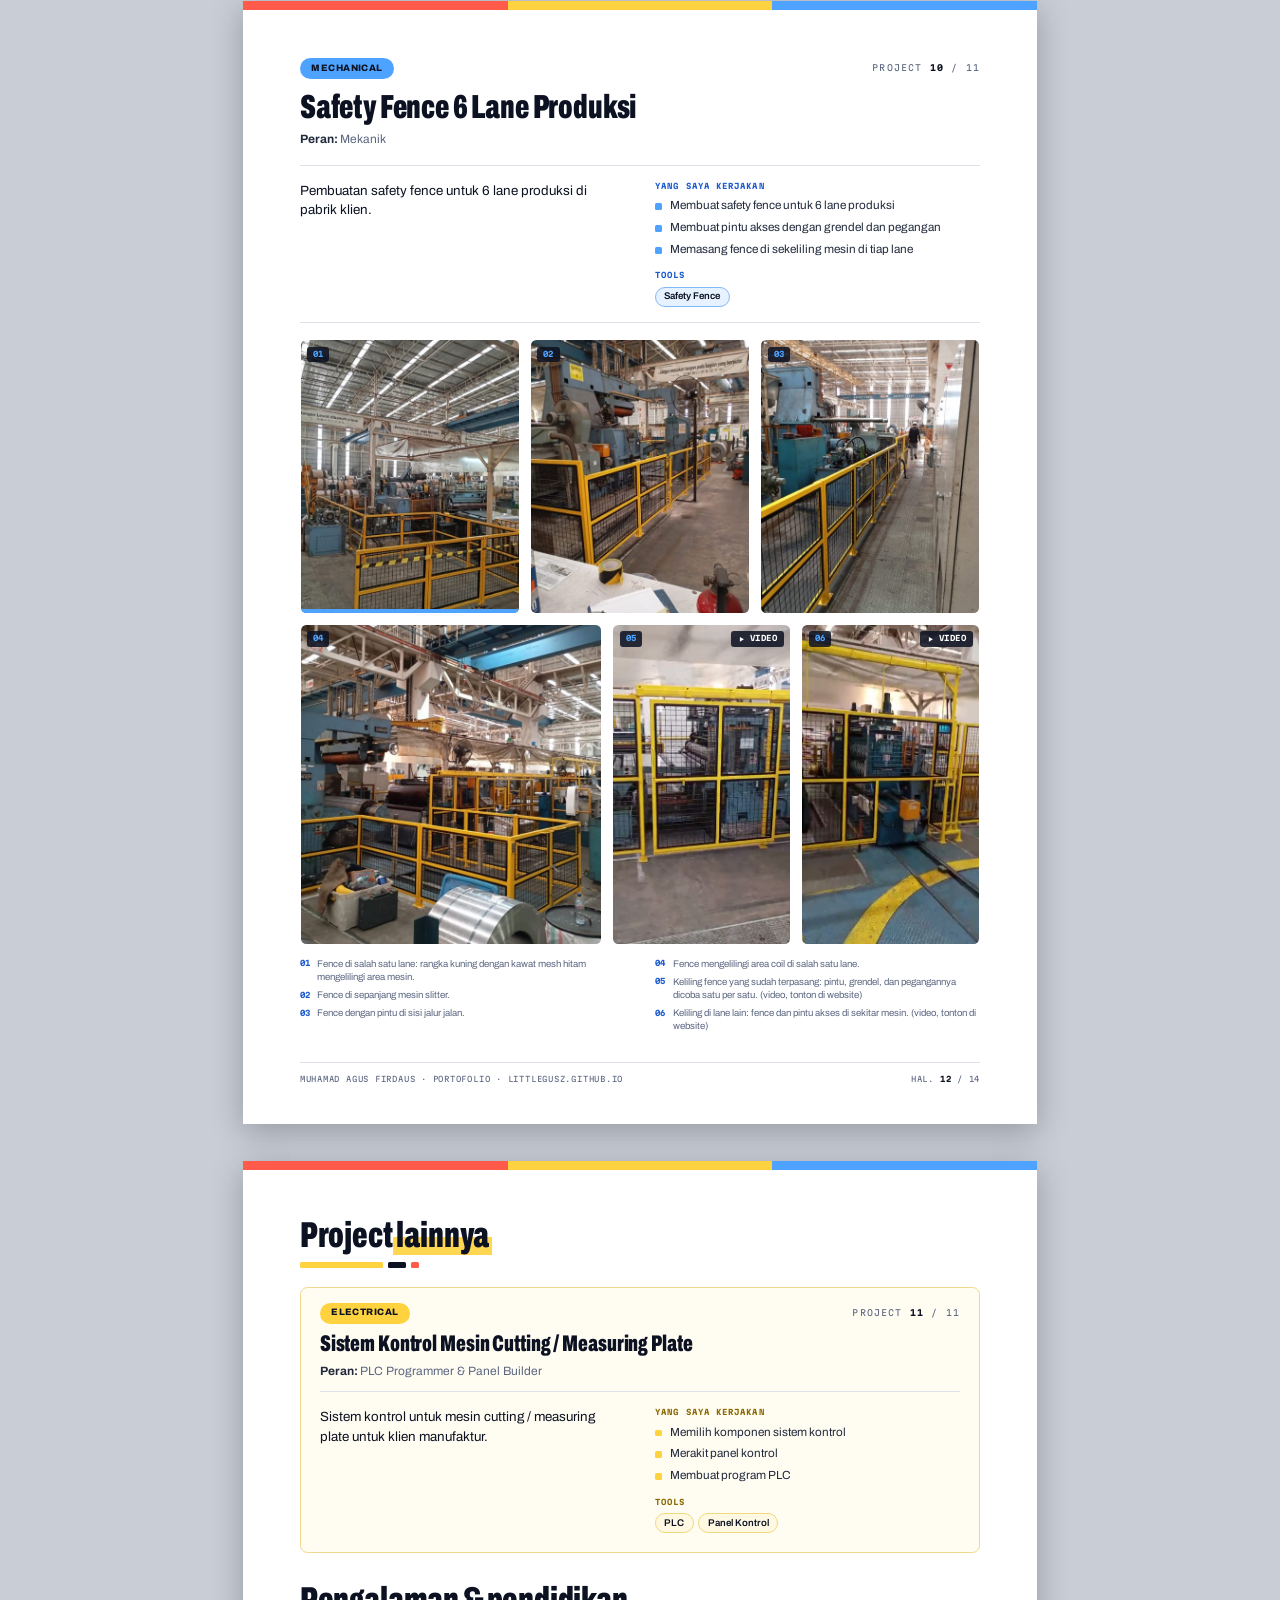
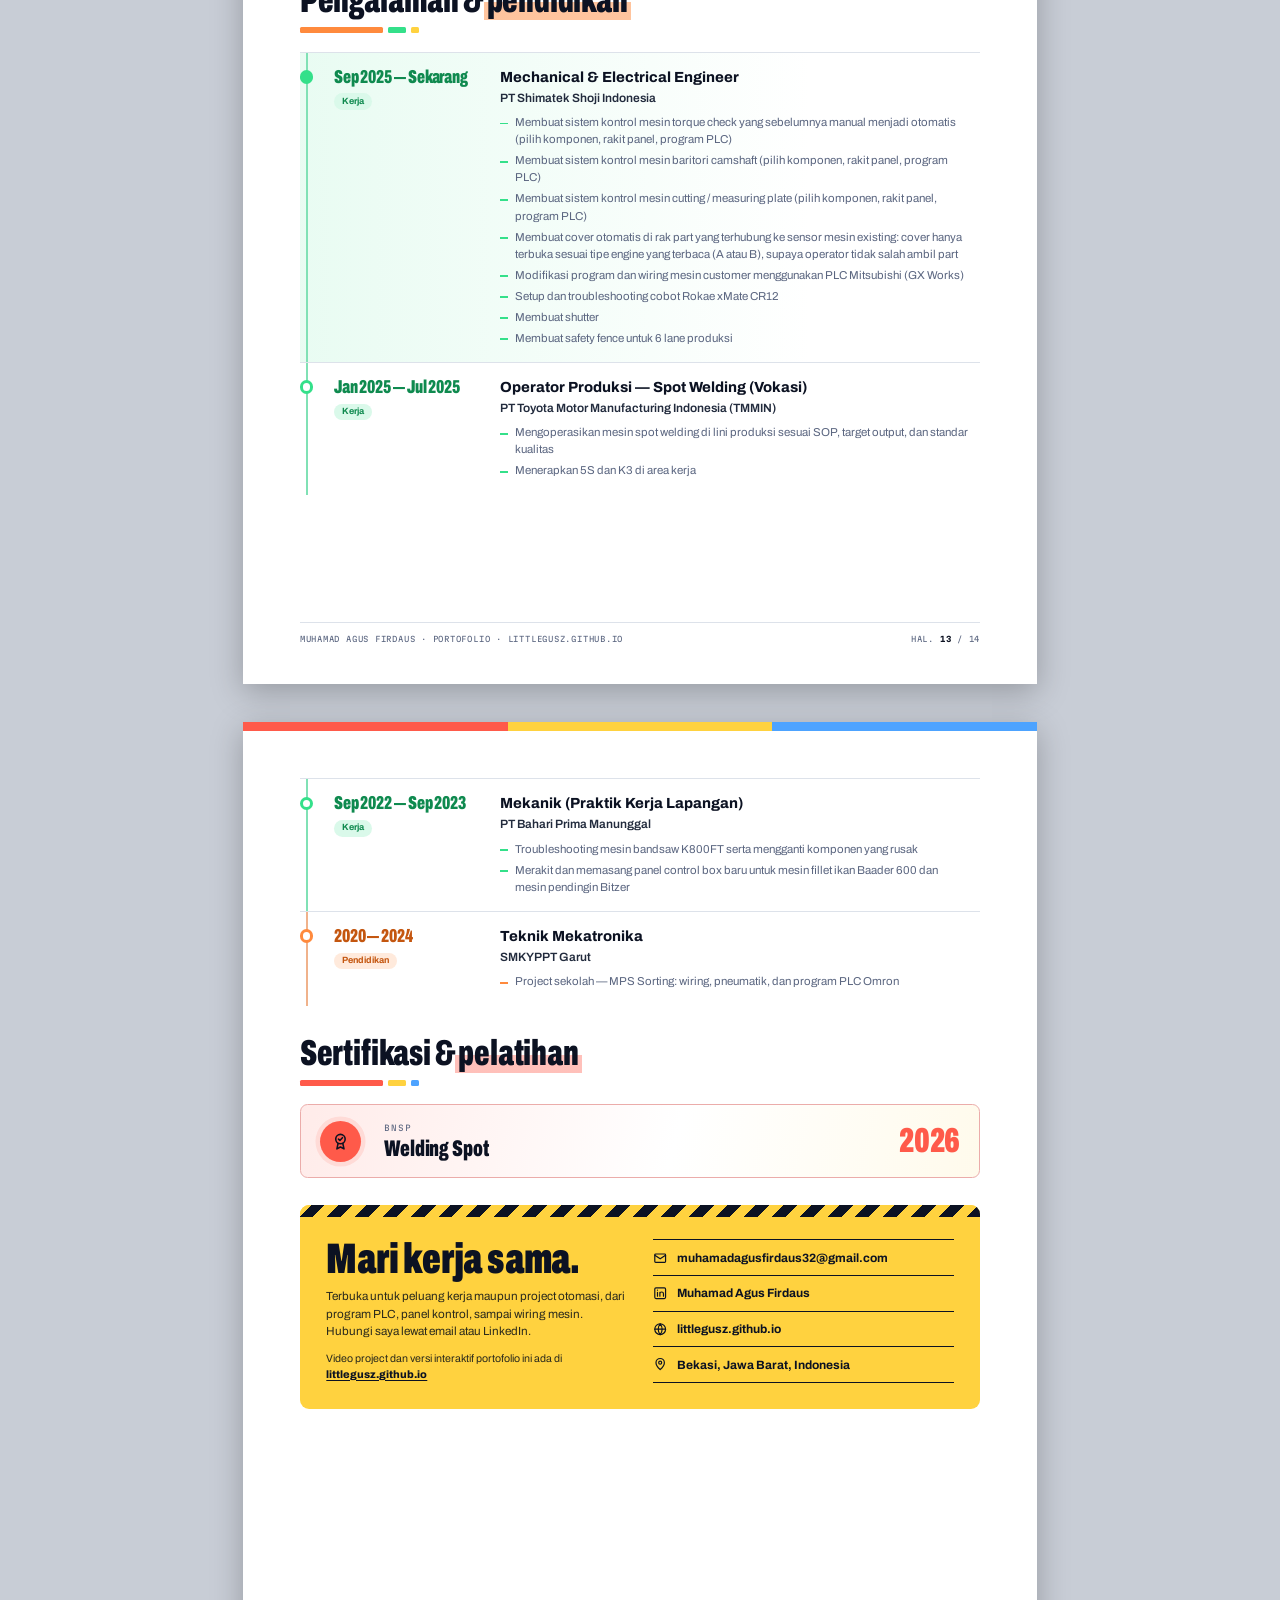
<file: pdf-portofolio/index.html>
<!doctype html>
<html lang="id">
<head>
  <meta charset="utf-8" />
  <meta name="robots" content="noindex" />
  <title>Portofolio</title>
  <!-- Bukan bagian website: halaman ini dicetak ke PDF oleh buat-pdf.cmd.
       Isinya diambil otomatis dari js/data.js, jadi cukup edit data.js lalu jalankan buat-pdf.cmd lagi. -->
  <link rel="stylesheet" href="../css/fonts.css" />
  <link rel="stylesheet" href="cetak.css" />
</head>
<body>
  <main id="doc"></main>

  <!-- data & teks UI yang sama dengan website, lalu penyusun halamannya -->
  <script src="../js/data.js"></script>
  <script src="../js/i18n.js"></script>
  <script src="cetak.js"></script>
</body>
</html>
</file>
<file: css/fonts.css>
/* =====================================================================
   FONT — disimpan di assets/fonts/, bukan diambil dari internet, supaya
   website tampil sama persis walau dibuka tanpa koneksi (mis. langsung
   dari flashdisk). Kedua font berlisensi SIL Open Font License; teks
   lisensinya ada di assets/fonts/OFL-*.txt.
   ===================================================================== */

/* Archivo: font variabel, tebal 300–900 dan lebar 62%–125% dalam satu file */
@font-face {
  font-family: "Archivo"; font-style: normal; font-weight: 300 900; font-stretch: 62% 125%; font-display: swap;
  src: url("../assets/fonts/archivo-latin-ext.woff2") format("woff2");
  unicode-range: U+0100-02BA, U+02BD-02C5, U+02C7-02CC, U+02CE-02D7, U+02DD-02FF, U+0304, U+0308, U+0329, U+1D00-1DBF, U+1E00-1E9F, U+1EF2-1EFF, U+2020, U+20A0-20AB, U+20AD-20C4, U+2113, U+2C60-2C7F, U+A720-A7FF;
}
@font-face {
  font-family: "Archivo"; font-style: normal; font-weight: 300 900; font-stretch: 62% 125%; font-display: swap;
  src: url("../assets/fonts/archivo-latin.woff2") format("woff2");
  unicode-range: U+0000-00FF, U+0131, U+0152-0153, U+02BB-02BC, U+02C6, U+02DA, U+02DC, U+0304, U+0308, U+0329, U+2000-206F, U+20AC, U+2122, U+2191, U+2193, U+2212, U+2215, U+FEFF, U+FFFD;
}

/* Martian Mono: satu file dipakai untuk tebal 400, 500, dan 700 */
@font-face {
  font-family: "Martian Mono"; font-style: normal; font-weight: 400; font-stretch: 100%; font-display: swap;
  src: url("../assets/fonts/martian-mono-latin-ext.woff2") format("woff2");
  unicode-range: U+0100-02BA, U+02BD-02C5, U+02C7-02CC, U+02CE-02D7, U+02DD-02FF, U+0304, U+0308, U+0329, U+1D00-1DBF, U+1E00-1E9F, U+1EF2-1EFF, U+2020, U+20A0-20AB, U+20AD-20C4, U+2113, U+2C60-2C7F, U+A720-A7FF;
}
@font-face {
  font-family: "Martian Mono"; font-style: normal; font-weight: 400; font-stretch: 100%; font-display: swap;
  src: url("../assets/fonts/martian-mono-latin.woff2") format("woff2");
  unicode-range: U+0000-00FF, U+0131, U+0152-0153, U+02BB-02BC, U+02C6, U+02DA, U+02DC, U+0304, U+0308, U+0329, U+2000-206F, U+20AC, U+2122, U+2191, U+2193, U+2212, U+2215, U+FEFF, U+FFFD;
}
@font-face {
  font-family: "Martian Mono"; font-style: normal; font-weight: 500; font-stretch: 100%; font-display: swap;
  src: url("../assets/fonts/martian-mono-latin-ext.woff2") format("woff2");
  unicode-range: U+0100-02BA, U+02BD-02C5, U+02C7-02CC, U+02CE-02D7, U+02DD-02FF, U+0304, U+0308, U+0329, U+1D00-1DBF, U+1E00-1E9F, U+1EF2-1EFF, U+2020, U+20A0-20AB, U+20AD-20C4, U+2113, U+2C60-2C7F, U+A720-A7FF;
}
@font-face {
  font-family: "Martian Mono"; font-style: normal; font-weight: 500; font-stretch: 100%; font-display: swap;
  src: url("../assets/fonts/martian-mono-latin.woff2") format("woff2");
  unicode-range: U+0000-00FF, U+0131, U+0152-0153, U+02BB-02BC, U+02C6, U+02DA, U+02DC, U+0304, U+0308, U+0329, U+2000-206F, U+20AC, U+2122, U+2191, U+2193, U+2212, U+2215, U+FEFF, U+FFFD;
}
@font-face {
  font-family: "Martian Mono"; font-style: normal; font-weight: 700; font-stretch: 100%; font-display: swap;
  src: url("../assets/fonts/martian-mono-latin-ext.woff2") format("woff2");
  unicode-range: U+0100-02BA, U+02BD-02C5, U+02C7-02CC, U+02CE-02D7, U+02DD-02FF, U+0304, U+0308, U+0329, U+1D00-1DBF, U+1E00-1E9F, U+1EF2-1EFF, U+2020, U+20A0-20AB, U+20AD-20C4, U+2113, U+2C60-2C7F, U+A720-A7FF;
}
@font-face {
  font-family: "Martian Mono"; font-style: normal; font-weight: 700; font-stretch: 100%; font-display: swap;
  src: url("../assets/fonts/martian-mono-latin.woff2") format("woff2");
  unicode-range: U+0000-00FF, U+0131, U+0152-0153, U+02BB-02BC, U+02C6, U+02DA, U+02DC, U+0304, U+0308, U+0329, U+2000-206F, U+20AC, U+2122, U+2191, U+2193, U+2212, U+2215, U+FEFF, U+FFFD;
}
</file>
<file: css/style.css>
/* =====================================================================
   TAMPILAN DARK MODE — satu latar gelap, satu warna aksen (kuning),
   satu font (Archivo, lebar normal). Electrical/Mechanical cuma ditandai
   titik warna kecil. Panel kontrol di hero tetap berwarna (lampu dan
   tombol), karena warnanya punya arti.
   Ganti warna cukup di :root.
   ===================================================================== */
:root {
  --bg: #0b0c0e;           /* dasar halaman */
  --bg-2: #0f1113;         /* section selang-seling, footer */
  --surface: #141619;      /* kartu */
  --surface-2: #1a1d21;    /* kartu disorot, isian */
  --line: #23262b;         /* garis tipis */
  --line-2: #30343a;       /* garis lebih jelas, batas tombol */
  --text: #ecedee;
  --muted: #a3a7ad;
  --dim: #73787f;

  --accent: #f2c94c;       /* kuning: tombol utama, nama, angka, electrical */
  --accent-ink: #151105;   /* teks di atas kuning */
  --mech: #6ba4ff;         /* biru: mechanical (titik kategori) */
  --run: #3ddc84;          /* lampu RUN di panel */
  --stop: #ff5a4a;         /* lampu STOP di panel */

  --wrap: 1240px;
  --gut: clamp(16px, 4vw, 40px);
  --sec: clamp(80px, 9vw, 128px);

  --font: "Archivo", system-ui, -apple-system, "Segoe UI", sans-serif;
  --ease: cubic-bezier(.2, .8, .2, 1);
  --slide-time: 4s;        /* lama tiap foto tampil di kartu project sebelum geser otomatis */
}

/* =====================================================================
   DASAR
   ===================================================================== */
*, *::before, *::after { box-sizing: border-box; }
html { color-scheme: dark; scroll-behavior: smooth; scroll-padding-top: 72px; -webkit-text-size-adjust: 100%; }
body {
  margin: 0; background: var(--bg); color: var(--text);
  font-family: var(--font); font-size: 17px; line-height: 1.6;
  -webkit-font-smoothing: antialiased; overflow-x: hidden; overflow-x: clip;
}
body.no-scroll { overflow: hidden; }
img { max-width: 100%; display: block; }
a { color: inherit; text-decoration: none; }
button { font: inherit; color: inherit; cursor: pointer; }
h1, h2, h3, h4 { margin: 0; line-height: 1.1; font-weight: 700; }
p, figure { margin: 0; }
ul, ol { margin: 0; padding: 0; list-style: none; }
dl, dd { margin: 0; }
[hidden] { display: none !important; }
::selection { background: var(--accent); color: var(--accent-ink); }
html { scrollbar-color: var(--line-2) var(--bg); }

.wrap { width: 100%; max-width: var(--wrap); margin: 0 auto; padding: 0 var(--gut); }
.sr-only { position: absolute; width: 1px; height: 1px; overflow: hidden; clip: rect(0 0 0 0); white-space: nowrap; }
:focus-visible { outline: 2px solid var(--accent); outline-offset: 3px; border-radius: 4px; }
.skip-link { position: fixed; left: 16px; top: -60px; z-index: 300; padding: 10px 16px; border-radius: 8px; background: var(--accent); color: var(--accent-ink); font-weight: 700; transition: top .2s; }
.skip-link:focus { top: 12px; }
.ic { width: 18px; height: 18px; flex: none; fill: none; stroke: currentColor; stroke-width: 2; stroke-linecap: round; stroke-linejoin: round; }

/* =====================================================================
   NAV — latarnya lebih pekat dan tingginya mengecil setelah di-scroll
   ===================================================================== */
.nav {
  position: sticky; top: 0; z-index: 100; height: 72px;
  background: rgba(11, 12, 14, .55); border-bottom: 1px solid transparent;
  -webkit-backdrop-filter: blur(12px); backdrop-filter: blur(12px);
  transition: height .35s var(--ease), background .35s, border-color .35s;
  animation: fadeDown .7s var(--ease) both;
}
.nav.scrolled { height: 60px; background: rgba(11, 12, 14, .86); border-bottom-color: var(--line); }
.nav-inner { height: 100%; display: flex; align-items: center; gap: 20px; }
.brand { display: inline-flex; align-items: center; gap: 12px; margin-right: auto; min-height: 44px; }
.brand-tag {
  display: inline-grid; place-items: center; min-width: 40px; height: 28px; padding: 0 8px; border-radius: 6px;
  background: var(--accent); color: var(--accent-ink); font-weight: 800; font-size: 14px; letter-spacing: .02em;
  transition: transform .3s var(--ease);
}
.brand:hover .brand-tag { transform: translateY(-1px) rotate(-3deg); }
.brand-name { font-weight: 600; font-size: 15px; }

.nav-links { display: flex; gap: 2px; }
.nav-links a { position: relative; padding: 10px 12px; font-size: 15px; color: var(--muted); transition: color .2s; }
.nav-links a::after {
  content: ""; position: absolute; left: 12px; right: 12px; bottom: 4px; height: 2px; border-radius: 2px;
  background: var(--accent); transform: scaleX(0); transform-origin: left; transition: transform .35s var(--ease);
}
.nav-links a:hover, .nav-links a.active { color: var(--text); }
.nav-links a:hover::after, .nav-links a.active::after { transform: scaleX(1); }
.nav-actions { display: flex; align-items: center; gap: 10px; }

/* sakelar bahasa ID / EN */
.selector { display: inline-flex; align-items: center; gap: 4px; }
.selector button[data-lang] { border: 0; background: none; min-width: 28px; min-height: 44px; padding: 0 2px; font-size: 13px; font-weight: 700; color: var(--dim); transition: color .2s; }
.selector button[data-lang]:hover { color: var(--text); }
.selector button[aria-pressed="true"] { color: var(--text); }
.knob { position: relative; width: 36px; height: 20px; padding: 0; border: 1px solid var(--line-2); border-radius: 999px; background: var(--surface-2); }
.knob span { position: absolute; left: 2px; top: 2px; width: 14px; height: 14px; border-radius: 50%; background: var(--accent); transition: transform .3s var(--ease); }
.selector[data-pos="en"] .knob span { transform: translateX(16px); }

.burger { display: none; width: 44px; height: 44px; border: 1px solid var(--line-2); background: var(--surface); border-radius: 10px; position: relative; padding: 0; }
.burger span { position: absolute; left: 12px; right: 12px; height: 2px; background: var(--text); transition: transform .3s var(--ease); }
.burger span:first-child { top: 17px; } .burger span:last-child { top: 25px; }
.nav.open .burger span:first-child { transform: translateY(4px) rotate(45deg); }
.nav.open .burger span:last-child { transform: translateY(-4px) rotate(-45deg); }

/* =====================================================================
   TOMBOL
   ===================================================================== */
.btn {
  display: inline-flex; align-items: center; justify-content: center; gap: 10px; min-height: 50px; padding: 0 22px;
  border-radius: 10px; font-weight: 650; font-size: 16px; border: 1px solid transparent; white-space: nowrap;
  transition: background .2s, color .2s, border-color .2s, transform .2s var(--ease);
}
.btn:hover { transform: translateY(-2px); }
.btn:active { transform: none; }
.btn .ic { transition: transform .3s var(--ease); }
.btn-main { background: var(--accent); color: var(--accent-ink); }
.btn-main:hover { background: #f7d873; }
.btn-main:hover .ic { transform: translateX(4px); }
.btn-dl { background: transparent; color: var(--text); border-color: var(--line-2); }
.btn-dl .ic { color: var(--accent); }
.btn-dl:hover { border-color: var(--muted); background: var(--surface); }
.btn-dl:hover .ic { transform: translateY(2px); }

/* =====================================================================
   HERO
   ===================================================================== */
.hero { position: relative; overflow: hidden; padding: clamp(64px, 9vw, 120px) 0 clamp(72px, 9vw, 120px); }
/* satu cahaya kuning lembut di belakang panel */
.hero::before {
  content: ""; position: absolute; right: -10%; top: 0; width: min(900px, 80vw); aspect-ratio: 1; pointer-events: none;
  background: radial-gradient(closest-side, rgba(242, 201, 76, .09), transparent);
  animation: fade 2s ease .3s both;
}
.hero-grid { position: relative; display: flex; flex-wrap: wrap; align-items: center; gap: 56px 72px; }
.hero-copy { flex: 1.15 1 520px; min-width: 0; display: flex; flex-direction: column; align-items: flex-start; gap: 24px; }

.hero-chip { display: inline-flex; align-items: center; gap: 10px; color: var(--muted); font-size: 14px; font-weight: 500; animation: fadeUp .8s var(--ease) .05s both; }
.dot { width: 8px; height: 8px; border-radius: 50%; background: var(--run); flex: none; }

/* nama: tiap kata naik dari balik "masker" */
.hero-name { display: flex; flex-wrap: wrap; column-gap: .24em; font-size: clamp(48px, 7.2vw, 104px); line-height: .98; font-weight: 800; letter-spacing: -.035em; }
.hm { display: block; overflow: hidden; padding-bottom: .12em; margin-bottom: -.12em; }
.hw { display: inline-block; animation: rise 1s var(--ease) both; }
.hw-last { color: var(--accent); }

.hero-sub { display: flex; flex-direction: column; gap: 10px; animation: fadeUp .8s var(--ease) .45s both; }
.hero-title { font-size: clamp(19px, 2vw, 24px); font-weight: 600; line-height: 1.25; }

/* peran bergantian (roller) */
.hero-role { display: flex; align-items: center; flex-wrap: wrap; gap: 8px 12px; color: var(--muted); }
.role-tag { font-size: 15px; }
.role-now { display: inline-flex; align-items: center; gap: 10px; min-width: 0; }
.role-led { width: 8px; height: 8px; border-radius: 50%; flex: none; background: var(--accent); }
.roller { display: block; height: 1.4em; overflow: hidden; font-size: clamp(17px, 1.7vw, 20px); line-height: 1.4; font-weight: 650; color: var(--text); }
.roller-track { display: flex; flex-direction: column; transition: transform .65s cubic-bezier(.7, 0, .2, 1); }
.roller-track.no-anim { transition: none; }
.roll-item { display: block; height: 1.4em; white-space: nowrap; }
/* reduce motion / cuma satu peran: tampil sebagai daftar biasa */
.hero-role.static .role-led { display: none; }
.hero-role.static .roller { height: auto; overflow: visible; }
.hero-role.static .roller-track { flex-direction: row; flex-wrap: wrap; gap: 4px 18px; }
.hero-role.static .roll-item { height: auto; }

.hero-lead { max-width: 46ch; color: var(--muted); font-size: clamp(16px, 1.5vw, 18px); text-wrap: pretty; animation: fadeUp .8s var(--ease) .55s both; }
.hero-lead .kw { color: var(--text); }
.hero-cta { display: flex; flex-wrap: wrap; gap: 12px; margin-top: 4px; animation: fadeUp .8s var(--ease) .65s both; }

/* ---------- PANEL KONTROL ---------- */
.panel-col { flex: 1 1 400px; min-width: 0; display: flex; justify-content: center; }
.panel-wrap { position: relative; width: 100%; max-width: 460px; animation: panelIn 1s var(--ease) .25s both; }
.panel {
  position: relative; padding: 22px 24px 24px; border-radius: 18px;
  background: linear-gradient(180deg, #1c1f24, #16181c); border: 1px solid var(--line-2);
  box-shadow: 0 40px 80px -40px rgba(0, 0, 0, .9);
}
.plate { display: inline-block; padding: 3px 7px 2px; border-radius: 4px; background: #0c0d10; color: #c9ccd1; font-size: 10px; font-weight: 700; letter-spacing: .06em; line-height: 1.3; }

.panel-top { display: flex; align-items: center; padding: 0 6px; }
.lamps { display: flex; gap: clamp(18px, 3.4vw, 30px); }
.lamp { display: flex; flex-direction: column; align-items: center; gap: 8px; }
.bulb {
  --on: #fff; --off: #555;
  width: 32px; height: 32px; border-radius: 50%; border: 4px solid #2a2e34; background: var(--off);
  transition: background .12s, box-shadow .12s;
}
.lamp-white .bulb { --on: #fff6d8; --off: #4a4944; }
.lamp-green .bulb { --on: var(--run); --off: #1f3a2b; }
.lamp-red .bulb { --on: var(--stop); --off: #46211e; }
.lamp.on .bulb, .panel.lamp-test .bulb { background: var(--on); box-shadow: 0 0 16px 2px color-mix(in srgb, var(--on) 60%, transparent); }

.hmi { margin-top: 18px; border-radius: 10px; background: #08090b; border: 1px solid var(--line-2); padding: 3px; }
.hmi-bar { display: flex; justify-content: space-between; align-items: center; padding: 8px 10px 2px; font-size: 11px; font-weight: 600; letter-spacing: .04em; color: var(--dim); }
#hmi-state { display: inline-flex; align-items: center; gap: 6px; color: var(--stop); transition: color .15s; }
#hmi-state::before { content: ""; width: 7px; height: 7px; border-radius: 50%; background: currentColor; }
.panel.running #hmi-state { color: var(--run); }
.hmi-screen { padding: 2px 6px 8px; }

.ladder { width: 100%; height: auto; display: block; }
.ladder .w { fill: none; stroke: #262a30; stroke-width: 2; }
.ladder .w.rail { stroke: #3a3f47; stroke-width: 3; }
.ladder .f { fill: none; stroke: var(--run); stroke-width: 2.6; stroke-dasharray: 5 7; opacity: 0; transition: opacity .15s; }
.ladder .f.on { opacity: 1; animation: flow .6s linear infinite; }
.ladder .sym { fill: none; stroke: #8a9099; stroke-width: 2.2; transition: stroke .15s; }
.ladder .lbl { fill: #8a9099; stroke: none; font-family: var(--font); font-size: 9px; font-weight: 600; text-anchor: middle; }
.ladder .fill { fill: var(--run); stroke: none; opacity: 0; transition: opacity .15s; }
.ladder .on .sym { stroke: var(--run); }
.ladder .on .lbl { fill: var(--run); }
.ladder .on .fill { opacity: .22; }
.ladder .on .fill.coil { opacity: .9; }

.controls { margin-top: 20px; display: flex; align-items: flex-end; justify-content: center; gap: clamp(22px, 4vw, 36px); }
.pb { display: flex; flex-direction: column; align-items: center; gap: 9px; border: 0; background: none; padding: 0; touch-action: manipulation; -webkit-tap-highlight-color: transparent; }
.pb-ring { width: 58px; height: 58px; border-radius: 50%; display: grid; place-items: center; background: #2a2e34; border: 1px solid #3a3f47; }
.pb-cap {
  --cap: #2bbf68; width: 42px; height: 42px; border-radius: 50%; background: var(--cap);
  box-shadow: inset 0 -3px 0 rgba(0, 0, 0, .25), 0 3px 0 color-mix(in srgb, var(--cap) 50%, #000);
  transition: transform .08s, box-shadow .08s, filter .2s;
}
.pb-red .pb-ring { width: 62px; height: 62px; }
.pb-red .pb-cap { --cap: #e5392d; width: 52px; height: 52px; }      /* tombol jamur */
.pb:hover .pb-cap { filter: brightness(1.12); }
.pb.down .pb-cap { transform: translateY(2px) scale(.96); box-shadow: inset 0 -1px 0 rgba(0, 0, 0, .25), 0 1px 0 color-mix(in srgb, var(--cap) 50%, #000); }
.pb:focus-visible { outline: none; }
.pb:focus-visible .pb-ring { outline: 2px solid var(--accent); outline-offset: 3px; }

.motor { display: flex; flex-direction: column; align-items: center; gap: 9px; margin-left: 6px; }
.fan { width: 62px; height: 62px; display: block; }
.fan-housing { fill: #0c0d10; stroke: #3a3f47; stroke-width: 3; }
#fan-rotor path { fill: #6d737c; transition: fill .3s; }
.fan-hub { fill: #c9ccd1; }
.panel.running #fan-rotor path { fill: #c9ccd1; }

.panel-hint { margin-top: 14px; font-size: 14px; color: var(--dim); max-width: 48ch; }

/* =====================================================================
   SECTION + JUDUL
   ===================================================================== */
.section { position: relative; padding: var(--sec) 0; }
.section:nth-of-type(even) { background: var(--bg-2); }
.sec-head { display: flex; flex-wrap: wrap; align-items: flex-end; justify-content: space-between; gap: 20px 32px; margin-bottom: 44px; }
.sec-title { font-size: clamp(34px, 4.4vw, 56px); line-height: 1.05; letter-spacing: -.03em; text-wrap: balance; }
.exp-sec .sec-title, .cert-sec .sec-title { margin-bottom: 40px; }
.kw { font-weight: 650; color: var(--text); }

/* =====================================================================
   ABOUT
   ===================================================================== */
.about-grid { display: flex; flex-wrap: wrap; align-items: flex-start; gap: 48px clamp(40px, 6vw, 88px); }
.portrait { flex: 0 1 360px; min-width: 0; max-width: 360px; }
.portrait img { width: 100%; height: auto; aspect-ratio: 6 / 7; object-fit: cover; border-radius: 16px; background: var(--surface); border: 1px solid var(--line); }
.about-body { flex: 1 1 520px; min-width: 0; display: flex; flex-direction: column; gap: 28px; }
.about-text { display: flex; flex-direction: column; gap: 16px; max-width: 64ch; }
.about-text p { font-size: clamp(16px, 1.45vw, 18px); line-height: 1.7; color: var(--muted); text-wrap: pretty; }
.about-text p:first-child { font-size: clamp(18px, 1.7vw, 21px); line-height: 1.6; color: var(--text); }

/* fakta singkat: angka statistik + lokasi, pendidikan, status */
.facts { max-width: 700px; border: 1px solid var(--line); border-radius: 16px; background: var(--surface); overflow: hidden; }
.facts-head { display: flex; flex-wrap: wrap; align-items: baseline; justify-content: space-between; gap: 4px 16px; padding: 16px 22px; border-bottom: 1px solid var(--line); }
.rp-name { font-weight: 700; }
.rp-type { font-size: 14px; color: var(--dim); }
.rp-grid { display: grid; grid-template-columns: repeat(auto-fit, minmax(min(190px, 100%), 1fr)); gap: 1px; background: var(--line); }
.rp-cell { display: flex; flex-direction: column; gap: 4px; padding: 18px 22px; background: var(--surface); }
.rp-cell dt { font-size: 13px; color: var(--dim); }
.rp-cell dd { font-size: 16px; font-weight: 600; line-height: 1.35; }
.rp-stat { flex-direction: column-reverse; justify-content: flex-end; }
.rp-stat dt { color: var(--muted); line-height: 1.4; }
.rp-cell dd.rp-num { font-size: 44px; line-height: 1; font-weight: 800; letter-spacing: -.03em; color: var(--accent); font-variant-numeric: tabular-nums; }
.rp-status dd { display: flex; align-items: baseline; gap: 8px; }
.rp-status dd::before { content: ""; width: 8px; height: 8px; border-radius: 50%; background: var(--run); flex: none; transform: translateY(-1px); }

/* =====================================================================
   SKILLS
   ===================================================================== */
.legend { display: flex; flex-wrap: wrap; gap: 8px 20px; font-size: 14px; color: var(--muted); }
.legend .lv { display: inline-flex; align-items: center; gap: 9px; }
.meter { display: inline-flex; gap: 4px; flex: none; }
.meter i { display: block; width: 18px; height: 6px; border-radius: 3px; background: var(--line-2); transition: background-color .35s; }
.meter i.on { background: var(--accent); }
.legend .meter i { width: 14px; height: 5px; }
.legend .meter i.on { background: var(--muted); }

.skills { display: grid; grid-template-columns: repeat(auto-fit, minmax(min(440px, 100%), 1fr)); gap: 20px; }
.skill-card {
  position: relative; height: 100%; border-radius: 16px; background: var(--surface); border: 1px solid var(--line);
  transition: border-color .3s, transform .35s var(--ease);
}
.skill-card:hover { border-color: var(--line-2); transform: translateY(-3px); }
.skill-head { display: flex; align-items: center; gap: 14px; padding: 18px 22px 8px; }
.skill-ic { display: grid; place-items: center; width: 38px; height: 38px; border-radius: 10px; background: rgba(242, 201, 76, .1); color: var(--accent); flex: none; }
.skill-ic .ic { width: 20px; height: 20px; }
.skill-head h3 { font-size: 19px; font-weight: 650; line-height: 1.2; }
.skill-list { padding: 4px 22px 14px; }
.skill-list li { display: flex; align-items: center; justify-content: space-between; gap: 18px; padding: 12px 0; border-bottom: 1px solid var(--line); }
.skill-list li:last-child { border-bottom: 0; }
.skill-name { font-size: 16px; color: var(--muted); }

/* =====================================================================
   PROJECTS
   ===================================================================== */
.cat-electrical { --c: var(--accent); }
.cat-mechanical { --c: var(--mech); }

.filters { display: flex; flex-wrap: wrap; gap: 6px; padding: 4px; border: 1px solid var(--line); border-radius: 999px; background: var(--surface); }
.filter {
  --fc: var(--text); display: inline-flex; align-items: center; gap: 8px; min-height: 40px; padding: 0 16px; border-radius: 999px;
  border: 0; background: transparent; color: var(--muted); font-size: 15px; font-weight: 600; transition: background .2s, color .2s;
}
.filter.cat-electrical { --fc: var(--accent); } .filter.cat-mechanical { --fc: var(--mech); }
.filter:hover { color: var(--text); }
.f-dot { width: 7px; height: 7px; border-radius: 50%; background: var(--fc); }
.filter[aria-pressed="true"] { background: var(--surface-2); color: var(--text); box-shadow: inset 0 0 0 1px var(--line-2); }
.filter .n { font-size: 12px; color: var(--dim); font-variant-numeric: tabular-nums; }

.projects { display: grid; grid-template-columns: repeat(3, minmax(0, 1fr)); grid-auto-flow: dense; gap: 20px; }
.card {
  --c: var(--accent); position: relative; display: flex; flex-direction: column; border-radius: 16px; overflow: hidden;
  background: var(--surface); border: 1px solid var(--line);
  transition: transform .4s var(--ease), border-color .3s, box-shadow .4s;
}
.card:hover { transform: translateY(-5px); border-color: var(--line-2); box-shadow: 0 30px 60px -30px rgba(0, 0, 0, .9); }
.card.featured { grid-column: span 2; grid-row: span 2; }
.card-img { position: relative; aspect-ratio: 16 / 10; overflow: hidden; background: #0e1012; }
.card.featured .card-img { aspect-ratio: auto; flex: 1; min-height: 300px; }
.card-img img { width: 100%; height: 100%; object-fit: cover; transition: transform .9s var(--ease); }
.card:hover .card-img img { transform: scale(1.05); }
/* foto kartu: satu .card-slide per foto. Yang tampil = .cur, yang baru keluar = .out, sisanya antre di kanan.
   Slide pertama tetap di alur layout supaya tinggi area foto mengikuti gambarnya. */
.card-slide { position: absolute; inset: 0; overflow: hidden; transform: translateX(100%); }
.card-slide:first-child { position: relative; inset: auto; height: 100%; }
.card-slide.cur { transform: none; transition: transform .7s var(--ease); }
.card-slide.out { transform: translateX(-100%); transition: transform .7s var(--ease); }
/* 2 foto atau lebih: garis tipis di bawah foto jadi indikator, satu ruas per foto.
   Ruas yang aktif terisi selama --slide-time, lalu fotonya geser (lihat cardShot di main.js) */
.card-segs { position: absolute; left: 12px; right: 12px; bottom: 10px; z-index: 1; display: flex; gap: 4px; height: 3px; }
.card-segs i { flex: 1; overflow: hidden; border-radius: 2px; background: rgba(255, 255, 255, .25); }
.card-segs b { display: block; height: 100%; background: #fff; transform: scaleX(0); transform-origin: left; }
.card-segs b.done { transform: none; }
.card-segs b.on { animation: segFill var(--slide-time) linear forwards; }
/* geser otomatis dijeda: kartu di luar layar, modal terbuka, kartu di-hover atau difokus lewat keyboard */
.card-img.paused .card-segs b, body.no-scroll .card-segs b { animation-play-state: paused; }
.card:has(.card-link:focus-visible) .card-segs b { animation-play-state: paused; }
.card:has(.card-link:focus-visible) .card-pause { opacity: 1; }
@media (hover: hover) {
  .card:hover .card-segs b { animation-play-state: paused; }
  .card:hover .card-pause { opacity: 1; }
}
/* keterangan foto yang sedang tampil: hanya di kartu besar */
.card-cap { display: none; }
.card.featured .card-cap {
  position: absolute; left: 14px; bottom: 24px; z-index: 1; display: flex; align-items: baseline; gap: 10px; max-width: calc(100% - 28px);
  padding: 8px 12px; border-radius: 8px; background: rgba(11, 12, 14, .82); color: var(--text); font-size: 14px; line-height: 1.4;
  -webkit-backdrop-filter: blur(6px); backdrop-filter: blur(6px);
}
.card-cap-n { flex: none; font-size: 12px; color: var(--dim); font-variant-numeric: tabular-nums; }
/* badge di pojok foto kartu: "Video" (project punya video) dan posisi foto, mis. 2 / 4 */
.card-chips { position: absolute; top: 12px; right: 12px; z-index: 1; display: flex; gap: 6px; }
.card-count, .card-vid, .card-pause {
  display: inline-flex; align-items: center; gap: 6px; padding: 5px 10px; border-radius: 999px;
  background: rgba(11, 12, 14, .78); color: var(--text); font-size: 12px; font-weight: 600; font-variant-numeric: tabular-nums;
  -webkit-backdrop-filter: blur(6px); backdrop-filter: blur(6px);
}
.card-count .ic { width: 14px; height: 14px; }
.card-vid .ic { width: 11px; height: 11px; fill: currentColor; stroke: none; }
.card-pause { position: absolute; top: 12px; left: 12px; z-index: 1; opacity: 0; transition: opacity .2s; }
.card-pause .ic { width: 12px; height: 12px; }
.card-body { padding: 18px 20px 22px; display: flex; flex-direction: column; gap: 8px; }
.card-meta { display: flex; align-items: center; gap: 10px 12px; font-size: 13px; color: var(--dim); }
.card-cat { display: inline-flex; align-items: center; gap: 8px; color: var(--muted); font-weight: 600; font-size: 13px; }
.card-cat::before { content: ""; width: 7px; height: 7px; border-radius: 50%; background: var(--c); }
.card-year { font-size: 13px; color: var(--dim); }
.go {
  margin-left: auto; width: 32px; height: 32px; border-radius: 50%; display: grid; place-items: center; flex: none;
  border: 1px solid var(--line-2); color: var(--muted); transition: transform .3s var(--ease), background .3s, color .3s, border-color .3s;
}
.go .ic { width: 15px; height: 15px; }
.card:hover .go { background: var(--accent); border-color: var(--accent); color: var(--accent-ink); transform: translate(2px, -2px); }
.card h3 { font-size: 19px; font-weight: 650; line-height: 1.25; letter-spacing: -.01em; }
.card.featured h3 { font-size: clamp(24px, 2.4vw, 32px); line-height: 1.1; letter-spacing: -.02em; }
.card-link { border: 0; background: none; padding: 0; text-align: left; font-weight: inherit; line-height: inherit; font-size: inherit; letter-spacing: inherit; }
.card-link::after { content: ""; position: absolute; inset: 0; z-index: 5; }
.card-link:focus-visible { outline: none; }
.card:has(.card-link:focus-visible) { outline: 2px solid var(--accent); outline-offset: 3px; }
.card-role { font-size: 14px; color: var(--dim); }
.card-sum { font-size: 15px; color: var(--muted); }
.tags { display: flex; flex-wrap: wrap; gap: 6px; margin-top: 6px; }
.tags li { font-size: 12.5px; font-weight: 500; padding: 4px 10px; border-radius: 999px; background: var(--surface-2); color: var(--muted); border: 1px solid var(--line); }
.empty-note { color: var(--muted); padding: 24px 0; }

/* ---------- MODAL ---------- */
.modal { position: fixed; inset: 0; z-index: 200; display: grid; place-items: center; padding: 20px; }
.modal-backdrop { position: absolute; inset: 0; background: rgba(0, 0, 0, .72); opacity: 0; transition: opacity .3s; -webkit-backdrop-filter: blur(8px); backdrop-filter: blur(8px); }
/* --dx / --dy dari main.js: detail project mulai sedikit bergeser ke arah kartu yang diklik */
.modal-dialog {
  position: relative; width: min(900px, 100%); max-height: calc(100vh - 40px); max-height: calc(100dvh - 40px);
  display: flex; flex-direction: column; overflow: hidden; border-radius: 18px; background: var(--surface); border: 1px solid var(--line-2);
  box-shadow: 0 40px 100px -30px rgba(0, 0, 0, .95);
  opacity: 0; transform: translate(var(--dx, 0), var(--dy, 24px)) scale(.92); transition: opacity .3s, transform .5s var(--ease);
}
.modal.open .modal-backdrop { opacity: 1; }
.modal.open .modal-dialog { opacity: 1; transform: none; }
#modal-content { overflow-y: auto; overscroll-behavior: contain; }
.modal-close {
  position: absolute; top: 12px; right: 12px; z-index: 2; width: 44px; height: 44px; border-radius: 12px; border: 0;
  background: rgba(11, 12, 14, .8); display: grid; place-items: center; transition: background .2s, transform .3s var(--ease);
  -webkit-backdrop-filter: blur(6px); backdrop-filter: blur(6px);
}
.modal-close:hover { background: var(--bg); transform: rotate(90deg); }
.modal-close .ic { width: 20px; height: 20px; }
.m-shot { position: relative; overflow: hidden; }
.m-img { position: relative; width: 100%; aspect-ratio: 16 / 8; object-fit: cover; }
/* slider foto project */
.m-track { display: flex; transition: transform .45s var(--ease); touch-action: pan-y; }
.m-track.dragging { transition: none; }
.m-slide { position: relative; flex: 0 0 100%; min-width: 100%; overflow: hidden; background: #0e1012; }
.m-track img { user-select: none; -webkit-user-drag: none; }
/* project yang punya foto portrait / hampir persegi (.has-tall, dipasang main.js): bingkainya lebih tinggi,
   dan semua fotonya tampil utuh di atas versi buramnya sendiri (.m-blur) supaya tidak ada yang terpotong */
.m-shot.has-tall .m-img { aspect-ratio: 4 / 3; max-height: 62vh; object-fit: contain; }
.m-blur { position: absolute; inset: -32px; width: calc(100% + 64px); height: calc(100% + 64px); max-width: none; object-fit: cover; filter: blur(26px) brightness(.4); }
/* video di slider: gambar diam + tombol putar. Setelah diputar (.playing) tombolnya hilang dan kontrol bawaan browser muncul. */
.m-slide video.m-img { display: block; object-fit: contain; }
.m-play {
  position: absolute; left: 50%; top: 50%; z-index: 1; width: 72px; height: 72px; margin: -36px 0 0 -36px; padding: 0; border: 0; border-radius: 50%;
  display: grid; place-items: center; background: var(--accent); color: var(--accent-ink);
  box-shadow: 0 0 0 8px rgba(11, 12, 14, .45); transition: transform .25s var(--ease);
}
.m-play:hover { transform: scale(1.08); }
.m-play .ic { width: 28px; height: 28px; margin-left: 4px; fill: currentColor; stroke: none; }
.m-slide.playing .m-play { display: none; }
.m-vid-err {
  position: absolute; left: 50%; top: 50%; z-index: 1; width: max-content; max-width: 80%; transform: translate(-50%, -50%);
  padding: 10px 14px; border-radius: 8px; background: rgba(11, 12, 14, .86); color: var(--text); font-size: 14px; text-align: center;
}
.m-nav {
  position: absolute; top: 50%; z-index: 2; width: 44px; height: 44px; margin-top: -22px; border-radius: 50%; border: 0;
  display: grid; place-items: center; background: rgba(11, 12, 14, .75); color: var(--text);
  transition: background .2s, color .2s, opacity .2s, transform .2s var(--ease);
}
.m-nav:hover:not(:disabled) { background: var(--accent); color: var(--accent-ink); transform: scale(1.06); }
.m-nav:disabled { opacity: .3; cursor: default; }
.m-prev { left: 12px; } .m-next { right: 12px; }
.m-prev .ic { transform: rotate(180deg); }
/* 2 foto atau lebih: garis di bawah foto jadi indikator posisi */
.m-segs { position: absolute; left: 14px; right: 14px; bottom: 12px; z-index: 2; display: flex; gap: 4px; height: 3px; }
.m-segs i { flex: 1; border-radius: 2px; background: rgba(255, 255, 255, .25); transition: background .3s; }
.m-segs i.on { background: #fff; }
/* nomor + keterangan foto yang sedang tampil */
.m-cap { display: flex; align-items: baseline; gap: 14px; padding: 14px 24px 0; font-size: 15px; line-height: 1.5; color: var(--muted); }
.m-cap-n { flex: none; font-size: 13px; color: var(--dim); font-variant-numeric: tabular-nums; }
.thumbs { display: flex; gap: 8px; padding: 12px 24px 0; overflow-x: auto; }
.thumbs button { flex: none; width: 84px; height: 54px; padding: 0; border-radius: 6px; overflow: hidden; border: 2px solid transparent; background: none; opacity: .55; transition: opacity .2s, border-color .2s; }
.thumbs button[aria-pressed="true"], .thumbs button:hover { opacity: 1; border-color: var(--accent); }
.thumbs img { width: 100%; height: 100%; object-fit: cover; }
.thumbs button.is-video { position: relative; background: #0e1012; }      /* thumbnail video: poster (kalau ada) + ikon putar */
.thumbs button .ic { position: absolute; inset: 0; margin: auto; width: 20px; height: 20px; color: #fff; fill: currentColor; stroke: none; filter: drop-shadow(0 1px 3px rgba(0, 0, 0, .7)); }
.m-body { padding: 26px clamp(20px, 4vw, 40px) 36px; display: flex; flex-direction: column; gap: 24px; }
.m-head { display: flex; flex-direction: column; align-items: flex-start; gap: 10px; }
.m-body h3 { font-size: clamp(28px, 3.6vw, 40px); line-height: 1.08; letter-spacing: -.025em; }
.m-role { color: var(--muted); }
.m-role span { color: var(--dim); }
.m-block h4 { font-size: 15px; font-weight: 650; color: var(--text); margin-bottom: 8px; }
.m-block p, .m-work { color: var(--muted); max-width: 66ch; }
.m-work { display: flex; flex-direction: column; gap: 8px; }
.m-work li { position: relative; padding-left: 20px; }
.m-work li::before { content: ""; position: absolute; left: 2px; top: .7em; width: 6px; height: 6px; border-radius: 50%; background: var(--c, var(--accent)); }

/* =====================================================================
   EXPERIENCE — garis timeline terisi kuning mengikuti scroll
   ===================================================================== */
.timeline-wrap { position: relative; }
.wire { position: absolute; left: 7px; top: 38px; bottom: 38px; width: 2px; border-radius: 2px; overflow: hidden; background: var(--line-2); }
.wire span { position: absolute; inset: 0; background: var(--accent); transform: scaleY(0); transform-origin: top; transition: transform .2s linear; }
.tl-item {
  --c: var(--accent); position: relative; display: flex; flex-wrap: wrap; gap: 10px 48px; padding: 30px 0 30px 44px;
  border-top: 1px solid var(--line); transition: opacity .9s var(--ease), transform .9s var(--ease);
}
.tl-item:last-child { border-bottom: 1px solid var(--line); }
.tl-node { position: absolute; left: 0; top: 36px; width: 16px; height: 16px; border-radius: 50%; border: 2px solid var(--line-2); background: var(--bg); transition: border-color .4s, background .4s; }
.tl-item.in .tl-node { border-color: var(--accent); }
.tl-node.live { background: var(--accent); border-color: var(--accent); box-shadow: 0 0 0 5px rgba(242, 201, 76, .14); }
.tl-when { flex: 0 0 220px; display: flex; flex-direction: column; align-items: flex-start; gap: 8px; }
.tl-period { font-size: 17px; font-weight: 650; line-height: 1.3; color: var(--text); font-variant-numeric: tabular-nums; }
.tl-type { display: inline-flex; padding: 3px 10px; border-radius: 999px; font-size: 13px; font-weight: 600; color: var(--muted); border: 1px solid var(--line-2); }
.tl-what { flex: 1 1 420px; min-width: 0; }
.tl-what h3 { font-size: 21px; font-weight: 650; line-height: 1.25; letter-spacing: -.01em; }
.tl-org { margin-top: 4px; color: var(--muted); font-weight: 500; }
.tl-points { margin-top: 14px; display: flex; flex-direction: column; gap: 7px; color: var(--muted); max-width: 68ch; }
.tl-points li { position: relative; padding-left: 18px; }
.tl-points li::before { content: ""; position: absolute; left: 0; top: .72em; width: 6px; height: 6px; border-radius: 50%; background: var(--line-2); }

/* =====================================================================
   CERTIFICATIONS
   ===================================================================== */
.certs { display: grid; grid-template-columns: repeat(auto-fill, minmax(min(420px, 100%), 1fr)); gap: 16px; }
.cert {
  position: relative; height: 100%; display: flex; align-items: center; gap: 20px; padding: 22px 24px; border-radius: 16px;
  background: var(--surface); border: 1px solid var(--line); transition: border-color .3s, transform .35s var(--ease);
}
.cert:hover { border-color: var(--line-2); transform: translateY(-3px); }
.cert-ic { display: grid; place-items: center; width: 48px; height: 48px; flex: none; border-radius: 12px; background: rgba(242, 201, 76, .1); color: var(--accent); }
.cert-ic .ic { width: 24px; height: 24px; }
.cert-body { flex: 1; min-width: 0; display: flex; flex-direction: column; gap: 4px; }
.cert-name { font-size: 20px; font-weight: 650; line-height: 1.2; }
.cert-by { font-size: 14px; color: var(--dim); }
.cert-year { font-size: 15px; font-weight: 600; color: var(--muted); font-variant-numeric: tabular-nums; }
.cert > .ic { width: 20px; height: 20px; color: var(--dim); transition: color .2s, transform .2s var(--ease); }
a.cert:hover > .ic { color: var(--accent); transform: translate(2px, -2px); }

/* =====================================================================
   CONTACT
   ===================================================================== */
.contact { border-top: 1px solid var(--line); }
.contact-grid { display: flex; flex-wrap: wrap; align-items: center; gap: 48px clamp(40px, 6vw, 96px); }
.contact-left { flex: 1 1 420px; min-width: 0; display: flex; flex-direction: column; align-items: flex-start; gap: 20px; }
.contact-status { display: inline-flex; align-items: center; gap: 10px; color: var(--muted); font-size: 14px; font-weight: 500; }
.contact-status::before { content: ""; width: 8px; height: 8px; border-radius: 50%; background: var(--run); flex: none; }
.contact-title { font-size: clamp(44px, 6.4vw, 88px); line-height: 1; font-weight: 800; letter-spacing: -.035em; text-wrap: balance; }
.contact-lead { font-size: clamp(17px, 1.6vw, 19px); max-width: 44ch; color: var(--muted); text-wrap: pretty; }
.contact-dl { display: flex; flex-wrap: wrap; gap: 12px; margin-top: 4px; }
.contact-list { flex: 1.2 1 460px; min-width: 0; border-top: 1px solid var(--line); }
.contact-list li { position: relative; border-bottom: 1px solid var(--line); }
.c-row { display: grid; grid-template-columns: 24px 96px minmax(0, 1fr) 20px; align-items: center; gap: 14px; padding: 20px 66px 20px 6px; min-width: 0; transition: background .25s, padding-left .3s var(--ease); }
.c-row .c-ic { width: 20px; height: 20px; color: var(--accent); }
.c-row .c-go { width: 18px; height: 18px; color: var(--dim); transition: transform .3s var(--ease), color .2s; }
a.c-row:hover { padding-left: 14px; background: var(--surface); }
a.c-row:hover .c-go { color: var(--accent); transform: translate(3px, -3px); }
.c-label { font-size: 14px; color: var(--dim); }
.c-value { font-size: clamp(16px, 1.5vw, 18px); font-weight: 600; overflow: hidden; text-overflow: ellipsis; white-space: nowrap; }
.c-copy {
  position: absolute; right: 10px; top: 50%; transform: translateY(-50%); width: 42px; height: 42px; border-radius: 10px;
  border: 1px solid var(--line-2); background: transparent; display: grid; place-items: center; color: var(--muted); transition: background .2s, color .2s;
}
.c-copy:hover { background: var(--accent); border-color: var(--accent); color: var(--accent-ink); }

/* ---------- FOOTER / TOAST ---------- */
.footer { border-top: 1px solid var(--line); font-size: 14px; color: var(--dim); }
.footer-inner { display: flex; flex-wrap: wrap; align-items: center; justify-content: space-between; gap: 12px; padding-top: 22px; padding-bottom: 22px; }
.to-top { display: inline-flex; align-items: center; gap: 8px; min-height: 44px; transition: color .2s; }
.to-top .ic { width: 16px; height: 16px; transition: transform .3s var(--ease); }
.to-top:hover { color: var(--text); }
.to-top:hover .ic { transform: translateY(-3px); }
.toast {
  position: fixed; left: 50%; bottom: 24px; z-index: 400; transform: translate(-50%, 16px); opacity: 0; pointer-events: none;
  padding: 11px 18px; border-radius: 10px; background: var(--surface-2); color: var(--text); font-size: 14px; font-weight: 600;
  border: 1px solid var(--line-2); box-shadow: 0 16px 40px -12px rgba(0, 0, 0, .7); transition: opacity .25s, transform .3s var(--ease);
}
.toast.show { opacity: 1; transform: translate(-50%, 0); }

/* =====================================================================
   MUNCUL SAAT SCROLL (kelas rv-on dipasang main.js; mati saat reduce motion)
   ===================================================================== */
.rv, .rv-c { transition: opacity .9s var(--ease), transform .9s var(--ease); }
.rv-on .rv:not(.in), .rv-on .rvp:not(.in) .rv-c { opacity: 0; transform: translateY(28px); transition: none; }
.rv-on .rvp:not(.in) .meter i.on { background: var(--line-2); transition: none; }
/* kartu project muncul satu per satu (--r dari main.js); setelah ganti filter pakai --i */
.rv-on .projects:not(.in) .card { opacity: 0; }
.projects.in .card { animation: cardIn .8s var(--ease) backwards; animation-delay: calc(var(--r, 0) * 80ms); }
.projects.in .card.enter { animation: cardIn2 .55s var(--ease) backwards; animation-delay: calc(var(--i, 0) * 60ms); }

/* =====================================================================
   RESPONSIVE
   ===================================================================== */
@media (max-width: 960px) {
  .projects { grid-template-columns: repeat(2, minmax(0, 1fr)); }
}
@media (max-width: 860px) {
  .burger { display: block; }
  .brand-name { display: none; }
  .nav-links {
    position: fixed; top: 60px; left: 0; right: 0; flex-direction: column; gap: 0; padding: 8px var(--gut) 20px;
    background: rgba(11, 12, 14, .97); border-bottom: 1px solid var(--line);
    opacity: 0; visibility: hidden; transform: translateY(-8px); transition: opacity .25s, transform .25s, visibility .25s;
  }
  .nav { height: 60px; }
  .nav.open .nav-links { opacity: 1; visibility: visible; transform: none; }
  .nav-links a { padding: 14px 0; font-size: 18px; border-bottom: 1px solid var(--line); }
  .nav-links a::after { left: 0; right: auto; width: 28px; bottom: 8px; }
}
@media (max-width: 620px) {
  body { font-size: 16px; }
  .hero-cta .btn, .contact-dl .btn { flex: 1 1 auto; }   /* tombol melebar memenuhi baris */
  .panel { padding: 20px 14px 20px; }
  .projects { grid-template-columns: 1fr; }
  .card.featured { grid-column: auto; grid-row: auto; }
  .card.featured .card-img { aspect-ratio: 16 / 10; min-height: 0; flex: none; }
  .filters { flex-wrap: nowrap; gap: 2px; }
  .filter { padding: 0 12px; font-size: 14px; }
  .m-img { aspect-ratio: 4 / 3; }                      /* foto detail lebih tinggi di HP supaya tidak kekecilan */
  .m-shot.has-tall .m-img { aspect-ratio: 4 / 5; }     /* ada foto portrait: bingkainya ikut berdiri */
  .m-cap { flex-direction: column; gap: 4px; padding: 12px 20px 0; font-size: 14px; }
  .thumbs { padding: 12px 20px 0; }
  .thumbs button { width: 66px; height: 46px; }
  .tl-item { padding-left: 36px; }
  .cert { flex-wrap: wrap; }
  .c-row { grid-template-columns: 22px minmax(0, 1fr); row-gap: 2px; padding-right: 60px; }
  .c-row .c-ic { grid-row: span 2; }
  .c-row .c-go { display: none; }
  .rp-cell dd.rp-num { font-size: 38px; }
}
@media (max-width: 420px) {
  .filter .n { display: none; }      /* tiga filter tetap muat satu baris di HP kecil */
}

/* =====================================================================
   KEYFRAMES
   ===================================================================== */
@keyframes rise { from { transform: translateY(110%); } to { transform: none; } }
@keyframes fadeUp { from { opacity: 0; transform: translateY(18px); } to { opacity: 1; transform: none; } }
@keyframes fadeDown { from { opacity: 0; transform: translateY(-100%); } to { opacity: 1; transform: none; } }
@keyframes fade { from { opacity: 0; } }
@keyframes panelIn { from { opacity: 0; transform: translateY(24px) scale(.97); } to { opacity: 1; transform: none; } }
@keyframes flow { to { stroke-dashoffset: -12; } }
@keyframes cardIn { from { opacity: 0; transform: translateY(28px); } }
@keyframes cardIn2 { from { opacity: 0; transform: translateY(16px) scale(.98); } }
@keyframes segFill { to { transform: none; } }

/* =====================================================================
   KURANGI GERAK: semua animasi dan transisi dimatikan
   ===================================================================== */
@media (prefers-reduced-motion: reduce) {
  *, *::before, *::after { animation: none !important; transition: none !important; scroll-behavior: auto !important; }
  .wire span { transform: none !important; }
}
</file>
<file: pdf-portofolio/cetak.css>
/* =====================================================================
   PDF PORTOFOLIO — tampilan cetak A4. Warna & font sama dengan website
   (tema "Panel Hidup"). Sampul gelap seperti hero website; halaman isi
   putih supaya enak dibaca di layar dan tetap hemat tinta kalau dicetak.
   ===================================================================== */
:root {
  --ink: #0c1222;          /* navy baja: teks judul, sampul */
  --steel-ink: #121a2c;
  --text: #222b3d;
  --muted: #5b6680;
  --line: #dde2ea;
  --soft: #f2f4f7;
  --paper: #f1eee6;

  --stop: #ff5a4a;         /* fasa R */
  --volt: #ffd23f;         /* fasa S · electrical */
  --cad: #4da3ff;          /* fasa T · mechanical */
  --cad-deep: #1d5bd0;
  --run: #34e08a;
  --orange: #ff8a3d;

  --font: "Archivo", "Arial Narrow", system-ui, sans-serif;
  --mono: "Martian Mono", ui-monospace, Consolas, monospace;
}

@page { size: A4; margin: 0; }
*, *::before, *::after { box-sizing: border-box; }
html { background: #c8cdd6; }
body {
  margin: 0; font-family: var(--font); font-size: 9.5pt; line-height: 1.5; color: var(--text);
  -webkit-print-color-adjust: exact; print-color-adjust: exact;   /* warna latar ikut tercetak */
}
h1, h2, h3, h4, p, ul, ol, dl, dd, figure { margin: 0; padding: 0; }
ul, ol { list-style: none; }
a { color: inherit; text-decoration: none; }
img { display: block; }
mark { background: none; color: inherit; }
.ic { flex: none; fill: none; stroke: currentColor; stroke-width: 2; stroke-linecap: round; stroke-linejoin: round; }

/* judul pakai lebar sempit (condensed) dari sumbu wdth Archivo, seperti di website */
.cv-name, .pg-title, .pj-title, .oth-title, .tl-period, .ce-name, .ce-year, .ct-title, .cv-stats dd { font-stretch: 64%; font-weight: 850; letter-spacing: -.005em; }

/* ---------- HALAMAN ---------- */
.page {
  position: relative; width: 210mm; height: 297mm; margin: 10mm auto; overflow: hidden;
  display: flex; flex-direction: column; padding: 15mm 15mm 10mm; background: #fff;
  box-shadow: 0 8px 30px rgba(0, 0, 0, .25); break-after: page;
}
.page:last-child { break-after: auto; }
@media print { html { background: none; } .page { margin: 0; box-shadow: none; } }
.pg-body { flex: 1; min-height: 0; display: flex; flex-direction: column; }

/* pita 3 fasa di atas tiap halaman isi */
.stripe { position: absolute; left: 0; right: 0; top: 0; height: 2.4mm; display: flex; }
.stripe i { flex: 1; }
.stripe i:nth-child(1) { background: var(--stop); } .stripe i:nth-child(2) { background: var(--volt); } .stripe i:nth-child(3) { background: var(--cad); }
.pg-foot {
  display: flex; justify-content: space-between; align-items: center; gap: 6mm; margin-top: 5mm; padding-top: 3mm;
  border-top: .3mm solid var(--line); font-family: var(--mono); font-size: 5.8pt; letter-spacing: .1em; text-transform: uppercase; color: var(--muted);
}
.pg-num b { color: var(--ink); font-weight: 700; }

/* judul section: kata terakhir distabilo warna section-nya, garis kode warna di bawahnya */
.pg-body > .sx:not(:first-child) { margin-top: 8mm; }
.pg-title { font-size: 27pt; line-height: .95; color: var(--ink); }
.pg-title .tw { background: linear-gradient(transparent 56%, var(--hl) 56%); padding: 0 .8mm; margin: 0 -.8mm; }
.code-bar { display: flex; gap: 1.2mm; margin: 2.6mm 0 5mm; }
.code-bar i { display: block; height: 1.5mm; border-radius: .4mm; }
.code-bar i:nth-child(1) { width: 22mm; background: var(--c1); } .code-bar i:nth-child(2) { width: 5mm; background: var(--c2); } .code-bar i:nth-child(3) { width: 2.2mm; background: var(--c3); }
.sx-about { --hl: rgba(77, 163, 255, .42); --c1: var(--cad-deep); --c2: var(--volt); --c3: var(--stop); }
.sx-skills { --hl: rgba(52, 224, 138, .55); --c1: var(--run); --c2: var(--volt); --c3: var(--cad); }
.sx-proj { --hl: rgba(255, 210, 63, .9); --c1: var(--volt); --c2: var(--ink); --c3: var(--stop); }
.sx-exp { --hl: rgba(255, 138, 61, .5); --c1: var(--orange); --c2: var(--run); --c3: var(--volt); }
.sx-cert { --hl: rgba(255, 90, 74, .38); --c1: var(--stop); --c2: var(--volt); --c3: var(--cad); }

.c0 { --c: var(--volt); } .c1 { --c: var(--cad); } .c2 { --c: var(--run); } .c3 { --c: var(--orange); }
/* warna per kategori project; --c-ink = versi gelap untuk teks di latar putih */
.cat-electrical { --c: var(--volt); --c-ink: #8a6a00; }
.cat-mechanical { --c: var(--cad); --c-ink: var(--cad-deep); }

/* =====================================================================
   SAMPUL (gelap, seperti hero website)
   ===================================================================== */
.pg-cover { padding: 16mm 16mm 13mm; background: var(--ink); color: var(--paper); }
.cv-glow i { position: absolute; border-radius: 50%; }
.cv-glow i:nth-child(1) { left: -50mm; top: -60mm; width: 175mm; height: 175mm; background: radial-gradient(closest-side, rgba(77, 163, 255, .34), transparent); }
.cv-glow i:nth-child(2) { right: -60mm; top: 50mm; width: 165mm; height: 165mm; background: radial-gradient(closest-side, rgba(255, 90, 74, .26), transparent); }
.cv-glow i:nth-child(3) { left: -10mm; bottom: -80mm; width: 200mm; height: 200mm; background: radial-gradient(closest-side, rgba(52, 224, 138, .2), transparent); }
.cv-grid {
  position: absolute; inset: 0;
  background-image: linear-gradient(rgba(77, 163, 255, .1) .25mm, transparent .25mm), linear-gradient(90deg, rgba(77, 163, 255, .1) .25mm, transparent .25mm);
  background-size: 8mm 8mm;
}
.cv-inner { position: relative; flex: 1; display: flex; flex-direction: column; }
.cv-top { display: flex; align-items: center; gap: 4mm; }
.brand-tag {
  display: inline-grid; place-items: center; height: 8mm; min-width: 12mm; padding: 0 2.4mm; border-radius: 1.2mm;
  background: var(--volt); color: var(--ink); font-size: 12pt; font-weight: 850; font-stretch: 75%; letter-spacing: .02em;
}
.cv-kind { font-family: var(--mono); font-size: 7.5pt; letter-spacing: .2em; text-transform: uppercase; color: #a9b3c9; }
.cv-name { display: flex; flex-wrap: wrap; column-gap: .2em; margin-top: 13mm; font-size: 70pt; line-height: .86; letter-spacing: -.012em; }
.hw-last { color: var(--volt); }
.cv-title { margin-top: 6mm; font-size: 14pt; font-weight: 650; line-height: 1.25; }
.t-mech { color: var(--cad); } .t-elec { color: var(--volt); }
.cv-roles { display: flex; flex-wrap: wrap; gap: 1.4mm 6mm; margin-top: 3mm; font-size: 10.5pt; font-weight: 750; }
.cv-roles li { display: inline-flex; align-items: center; gap: 2mm; color: var(--c); }
.cv-roles li::before { content: ""; width: 2.4mm; height: 2.4mm; border-radius: .5mm; background: var(--c); }
.cv-lead { margin-top: 4mm; max-width: 150mm; font-size: 10.5pt; color: #c3cce0; }
.cv-lead .hl { color: var(--paper); }

/* gelombang sinus 3 fasa R-S-T */
.cv-waves { display: block; width: calc(100% + 32mm); height: 24mm; margin: 5mm -16mm 4mm; }
.cv-waves path { fill: none; stroke-width: 2.2; }
.cv-waves .glow { stroke-width: 9; opacity: .15; }
.cv-waves .wr { stroke: var(--stop); } .cv-waves .ws { stroke: var(--volt); } .cv-waves .wt { stroke: var(--cad); }
.cv-waves .axis { stroke: rgba(169, 179, 201, .3); stroke-width: 1; stroke-dasharray: 3 7; }

/* 4 foto project pertama */
.cv-mosaic { display: grid; grid-template-columns: repeat(4, minmax(0, 1fr)); gap: 3.5mm; }
.cv-tile { display: flex; flex-direction: column; gap: 2mm; }
.cv-ph { position: relative; aspect-ratio: 3 / 4; overflow: hidden; border-radius: 1.6mm; background: #19233d; }
.cv-ph::after { content: ""; position: absolute; left: 0; right: 0; bottom: 0; height: 1.2mm; background: var(--c); }
.cv-ph img { width: 100%; height: 100%; object-fit: cover; }
.cv-tile figcaption { font-size: 7pt; line-height: 1.3; color: #c3cce0; }
.cv-tile figcaption b { display: block; margin-bottom: .6mm; font-family: var(--mono); font-size: 5.4pt; font-weight: 500; letter-spacing: .12em; text-transform: uppercase; color: var(--c); }

.cv-stats { display: grid; grid-template-columns: repeat(3, minmax(0, 1fr)); margin-top: 7mm; border-top: .5mm solid var(--volt); }
.cv-stats div { display: flex; flex-direction: column; gap: 1.2mm; padding: 3.5mm 4mm 0 0; }
.cv-stats dd { order: -1; font-size: 30pt; line-height: .9; color: var(--c); }
.cv-stats dt { font-size: 7.5pt; line-height: 1.35; color: #a3aec6; }

.cv-contact { display: flex; flex-wrap: wrap; gap: 2.4mm 7mm; margin-top: auto; padding-top: 6mm; font-size: 8.5pt; font-weight: 600; }
.cv-contact li { display: inline-flex; align-items: center; gap: 2mm; }
.cv-contact .ic { width: 3.6mm; height: 3.6mm; color: var(--volt); }

/* =====================================================================
   TENTANG, KEAHLIAN, DAFTAR PROJECT (tiga section dalam satu halaman, jadi sedikit lebih rapat)
   ===================================================================== */
.pg-about .pg-title { font-size: 24pt; }
.pg-about .code-bar { margin-bottom: 4mm; }
.pg-about .pg-body > .sx:not(:first-child) { margin-top: 6.5mm; }
.pg-about .sk-card li { padding: 1.25mm 0; }
.ab-text { display: flex; flex-direction: column; gap: 2.4mm; max-width: 168mm; }
.ab-text p { font-size: 9.5pt; color: var(--muted); }
.ab-text p:first-child { font-size: 11.5pt; line-height: 1.5; color: var(--ink); }
/* [[kata kunci]] dari data.js: stabilo kuning, biru, hijau bergantian */
.hl { padding: 0 .5mm; margin: 0 -.5mm; -webkit-box-decoration-break: clone; box-decoration-break: clone; }
.hl-0 { background: linear-gradient(transparent 58%, rgba(255, 210, 63, .8) 58%); }
.hl-1 { background: linear-gradient(transparent 58%, rgba(77, 163, 255, .45) 58%); }
.hl-2 { background: linear-gradient(transparent 58%, rgba(52, 224, 138, .55) 58%); }
.pg-cover .hl-0 { background: linear-gradient(transparent 62%, rgba(255, 210, 63, .45) 62%); }
.pg-cover .hl-1 { background: linear-gradient(transparent 62%, rgba(77, 163, 255, .45) 62%); }
.pg-cover .hl-2 { background: linear-gradient(transparent 62%, rgba(52, 224, 138, .4) 62%); }

/* pelat info seperti nameplate di website */
.ab-info { display: grid; grid-template-columns: repeat(3, minmax(0, 1fr)); margin-top: 5mm; overflow: hidden; border-radius: 2mm; background: var(--steel-ink); color: #e9ecf3; border-top: .8mm solid var(--volt); }
.ab-info div { padding: 3mm 4mm; border-left: .3mm solid rgba(255, 255, 255, .12); }
.ab-info div:first-child { border-left: 0; }
.ab-info dt { font-family: var(--mono); font-size: 5.6pt; letter-spacing: .14em; text-transform: uppercase; color: #8d98b3; }
.ab-info dd { margin-top: 1mm; font-size: 9pt; font-weight: 700; line-height: 1.3; }

.sk-grid { display: grid; grid-template-columns: repeat(2, minmax(0, 1fr)); gap: 4mm; align-items: start; }
.sk-card { overflow: hidden; border-radius: 2mm; border: .3mm solid color-mix(in srgb, var(--c) 50%, var(--line)); background: color-mix(in srgb, var(--c) 7%, #fff); }
.sk-head { display: flex; align-items: center; gap: 2.4mm; padding: 2.2mm 3.5mm; background: var(--c); color: var(--ink); font-size: 10pt; font-weight: 800; font-stretch: 88%; line-height: 1.2; }
.sk-head .ic { width: 4mm; height: 4mm; }
.sk-card ul { padding: .4mm 3.5mm 1.2mm; }
.sk-card li { display: flex; align-items: center; justify-content: space-between; gap: 3mm; padding: 1.45mm 0; border-bottom: .25mm solid color-mix(in srgb, var(--c) 28%, var(--line)); font-size: 8.5pt; }
.sk-card li:last-child { border-bottom: 0; }
.meter { display: inline-flex; gap: .8mm; flex: none; }
.meter i { display: block; width: 3.6mm; height: 1.4mm; border-radius: .3mm; background: #d6dbe4; }
.meter i.on { background: var(--c); }
.sk-run { --c: var(--run); } .sk-volt { --c: var(--volt); } .sk-cad { --c: var(--cad); } .sk-orange { --c: var(--orange); }
/* keterangan level di samping judul Keahlian, sejajar garis kodenya */
.sx-row { display: flex; align-items: flex-end; justify-content: space-between; gap: 6mm; }
.legend { display: flex; flex-wrap: wrap; gap: 1.5mm 5mm; margin-bottom: 4mm; font-size: 7.2pt; color: var(--muted); }
.legend span { display: inline-flex; align-items: center; gap: 1.6mm; }
.legend .meter i.on { background: var(--ink); }

/* daftar project dua kolom; kotak kecil di depan judul = warna kategori */
.ix { columns: 2; column-gap: 8mm; border-top: .25mm solid var(--line); }
.ix li { display: grid; grid-template-columns: 6mm minmax(0, 1fr) 7mm; align-items: baseline; gap: 2.4mm; padding: 1.5mm 0; border-bottom: .25mm solid var(--line); font-size: 8.8pt; break-inside: avoid; }
.ix-n { font-family: var(--mono); font-size: 6.2pt; color: var(--muted); }
.ix-t { position: relative; padding-left: 3.6mm; font-weight: 700; line-height: 1.3; color: var(--ink); }
.ix-t::before { content: ""; position: absolute; left: 0; top: .42em; width: 2mm; height: 2mm; border-radius: .4mm; background: var(--c); }
.ix-p { font-family: var(--mono); font-size: 6.8pt; text-align: right; color: var(--ink); }
.ix-key { display: flex; gap: 5mm; margin: -2mm 0 3mm; font-size: 7.2pt; font-weight: 700; color: var(--muted); }
.ix-key span { display: inline-flex; align-items: center; gap: 1.6mm; }
.ix-key span::before { content: ""; width: 2mm; height: 2mm; border-radius: .4mm; background: var(--c); }

/* =====================================================================
   HALAMAN PROJECT
   ===================================================================== */
.pj-top { display: flex; align-items: center; justify-content: space-between; gap: 4mm; }
.pj-cat { display: inline-flex; align-items: center; padding: 1mm 3mm; border-radius: 5mm; background: var(--c); color: var(--ink); font-size: 7pt; font-weight: 800; letter-spacing: .05em; text-transform: uppercase; }
.pj-num { font-family: var(--mono); font-size: 6.4pt; letter-spacing: .14em; text-transform: uppercase; color: var(--muted); }
.pj-num b { color: var(--ink); font-weight: 700; }
.pj-title { margin-top: 3mm; font-size: 25pt; line-height: 1; color: var(--ink); }
.pj-role { margin-top: 1.6mm; font-size: 9pt; color: var(--muted); }
.pj-role b { color: var(--text); font-weight: 700; }
.pj-text { display: grid; grid-template-columns: repeat(2, minmax(0, 1fr)); gap: 3mm 8mm; margin-top: 4.5mm; padding: 4mm 0; border-top: .3mm solid var(--line); border-bottom: .3mm solid var(--line); }
.pj-col { display: flex; flex-direction: column; gap: 3.2mm; min-width: 0; }
.pj-sum { font-size: 10pt; line-height: 1.45; color: var(--ink); }
.pj-block h4 { margin-bottom: 1.2mm; font-family: var(--mono); font-size: 5.8pt; font-weight: 700; letter-spacing: .14em; text-transform: uppercase; color: var(--c-ink); }
.pj-block p { font-size: 8.8pt; }
.pj-work { display: flex; flex-direction: column; gap: 1.1mm; font-size: 8.8pt; }
.pj-work li { position: relative; padding-left: 4mm; }
.pj-work li::before { content: ""; position: absolute; left: 0; top: .52em; width: 1.8mm; height: 1.8mm; border-radius: .4mm; background: var(--c); }
.chips { display: flex; flex-wrap: wrap; gap: 1.2mm; }
.chips li { padding: .5mm 2.2mm; border-radius: 5mm; border: .25mm solid color-mix(in srgb, var(--c) 65%, var(--line)); background: color-mix(in srgb, var(--c) 14%, #fff); font-size: 7.3pt; font-weight: 600; color: var(--ink); }

/* foto: baris-baris dengan tinggi sama (ukurannya dihitung cetak.js), tiap foto tampil utuh */
.pj-photos { flex: 1; min-height: 0; display: flex; flex-direction: column; align-items: center; gap: 3mm; margin-top: 4.5mm; }
.ph-row { display: flex; gap: 3mm; }
.ph { position: relative; flex: none; overflow: hidden; border-radius: 1.4mm; background: var(--soft); }
.ph img { width: 100%; height: 100%; object-fit: cover; }
.ph.first::after { content: ""; position: absolute; left: 0; right: 0; bottom: 0; height: 1.2mm; background: var(--c); }
.ph-n, .ph-v { position: absolute; top: 1.8mm; padding: .5mm 1.6mm; border-radius: .8mm; background: rgba(12, 18, 34, .86); font-family: var(--mono); font-size: 5.8pt; font-weight: 700; line-height: 1.5; }
.ph-n { left: 1.8mm; color: var(--c); }
.ph-v { right: 1.8mm; display: inline-flex; align-items: center; gap: 1mm; color: #fff; letter-spacing: .08em; text-transform: uppercase; }
.ph-v .ic { width: 2.3mm; height: 2.3mm; fill: currentColor; stroke: none; }
.pj-caps { margin-top: 3.5mm; columns: 2; column-gap: 8mm; font-size: 7.2pt; line-height: 1.4; color: var(--muted); }
.pj-caps li { display: flex; gap: 2mm; margin-bottom: 1.2mm; break-inside: avoid; }
.pj-caps b { flex: none; padding-top: .2mm; font-family: var(--mono); font-size: 5.8pt; color: var(--c-ink); }

/* =====================================================================
   HALAMAN AKHIR: project lainnya, pengalaman, sertifikasi, kontak
   ===================================================================== */
.oth { padding: 4mm 5mm 1mm; border-radius: 2mm; border: .3mm solid color-mix(in srgb, var(--c) 55%, var(--line)); background: color-mix(in srgb, var(--c) 7%, #fff); }
.oth + .oth { margin-top: 3mm; }
.oth-title { margin-top: 2.4mm; font-size: 17pt; line-height: 1; color: var(--ink); }
.oth .pj-text { border-bottom: 0; margin-top: 3mm; }

.tl-item { --c: var(--run); --c-ink: #0f8a4f; position: relative; display: grid; grid-template-columns: 38mm minmax(0, 1fr); gap: 6mm; padding: 4mm 3mm 4mm 9mm; border-top: .25mm solid var(--line); }
.tl-item.education { --c: var(--orange); --c-ink: #c4560f; }
.tl-item.now { background: linear-gradient(90deg, color-mix(in srgb, var(--c) 11%, #fff), #fff 75%); }
.tl-item::before { content: ""; position: absolute; left: 1.55mm; top: 0; bottom: 0; width: .5mm; background: color-mix(in srgb, var(--c) 55%, var(--line)); }
.tl-node { position: absolute; left: 0; top: 4.6mm; width: 3.6mm; height: 3.6mm; border-radius: 50%; border: .8mm solid var(--c); background: #fff; }
.tl-node.live { background: var(--c); }
.tl-when { display: flex; flex-direction: column; align-items: flex-start; gap: 1.8mm; }
.tl-period { font-size: 14pt; line-height: 1; color: var(--c-ink); }
.tl-type { padding: .4mm 2.2mm; border-radius: 5mm; background: color-mix(in srgb, var(--c) 18%, #fff); color: var(--c-ink); font-size: 6.8pt; font-weight: 700; }
.tl-what h3 { font-size: 11pt; font-weight: 750; line-height: 1.25; color: var(--ink); }
.tl-org { margin-top: .6mm; font-size: 9pt; font-weight: 600; }
.tl-points { display: flex; flex-direction: column; gap: 1mm; margin-top: 2mm; font-size: 8.6pt; color: var(--muted); }
.tl-points li { position: relative; padding-left: 4mm; }
.tl-points li::before { content: ""; position: absolute; left: 0; top: .74em; width: 2.2mm; height: .5mm; background: var(--c); }

.ce { display: flex; align-items: center; gap: 6mm; padding: 4mm 5mm; border-radius: 2mm; border: .3mm solid color-mix(in srgb, var(--stop) 40%, var(--line)); background: linear-gradient(105deg, color-mix(in srgb, var(--stop) 12%, #fff), #fff 55%, color-mix(in srgb, var(--volt) 10%, #fff)); }
.ce + .ce { margin-top: 2.5mm; }
.ce-seal { display: grid; place-items: center; flex: none; width: 11mm; height: 11mm; border-radius: 50%; background: var(--stop); color: var(--ink); box-shadow: 0 0 0 1.2mm color-mix(in srgb, var(--stop) 22%, #fff); }
.ce-seal .ic { width: 5mm; height: 5mm; }
.ce-body { display: flex; flex-direction: column; gap: 1mm; min-width: 0; }
.ce-by { font-family: var(--mono); font-size: 6pt; letter-spacing: .14em; text-transform: uppercase; color: var(--muted); }
.ce-name { font-size: 17pt; line-height: 1; color: var(--ink); }
.ce-year { margin-left: auto; font-size: 26pt; line-height: 1; font-weight: 900; color: var(--stop); }

/* penutup: blok kuning dengan pita hazard, seperti section kontak di website */
.ct { margin-top: 7mm; overflow: hidden; border-radius: 2.4mm; background: var(--volt); color: var(--ink); }
.ct-haz { height: 3.2mm; background: repeating-linear-gradient(-45deg, var(--ink) 0 2.6mm, var(--volt) 2.6mm 5.2mm); }
.ct-in { display: grid; grid-template-columns: minmax(0, 1fr) minmax(0, 1fr); align-items: center; gap: 7mm; padding: 6mm 7mm 7mm; }
.ct-title { font-size: 32pt; line-height: .9; font-weight: 900; }
.ct-lead { margin-top: 2.6mm; font-size: 8.8pt; color: #2b2a1c; }
.ct-web { margin-top: 2.6mm; font-size: 8pt; color: #2b2a1c; }
.ct-web a { font-weight: 800; color: var(--ink); text-decoration: underline; text-underline-offset: .5mm; }
.ct-list li { display: flex; align-items: center; gap: 2.6mm; padding: 2.2mm 0; border-bottom: .4mm solid var(--ink); font-size: 9pt; font-weight: 700; }
.ct-list li:first-child { border-top: .4mm solid var(--ink); }
.ct-list .ic { width: 3.8mm; height: 3.8mm; }
</file>
